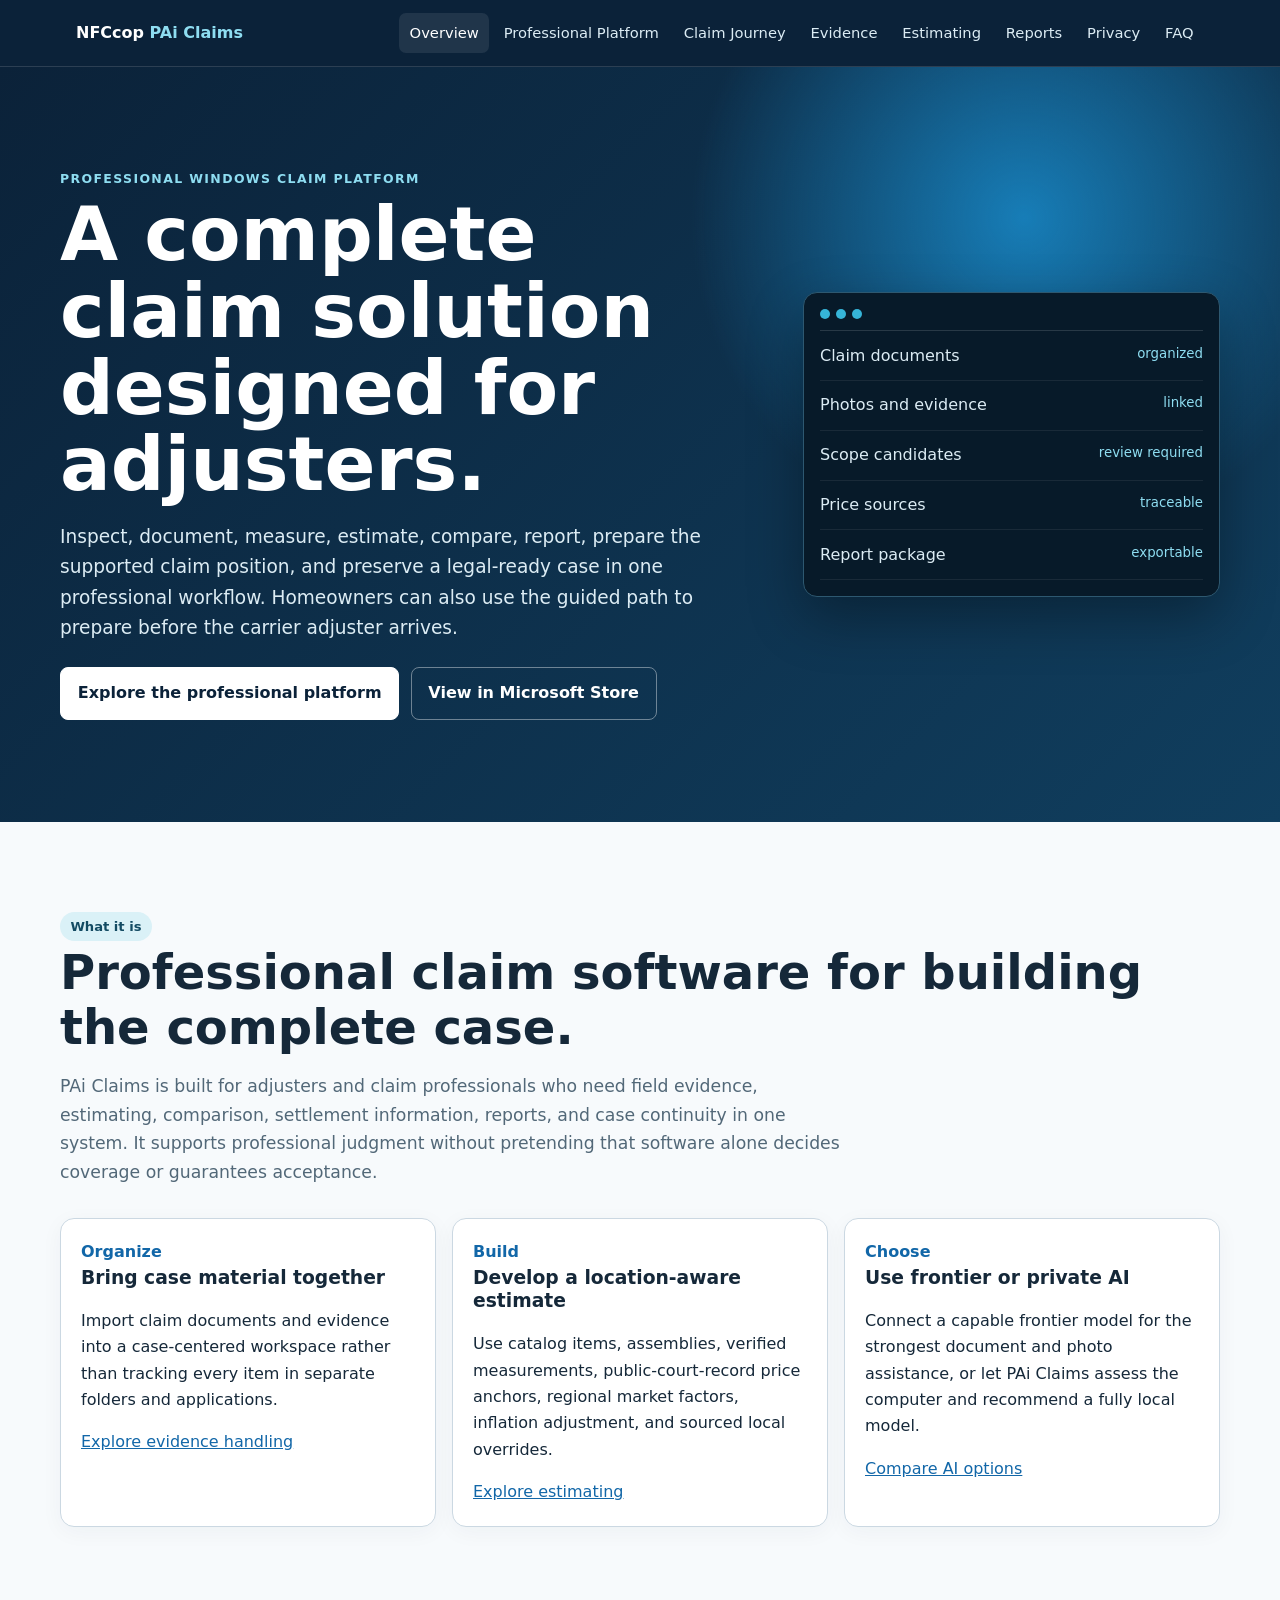
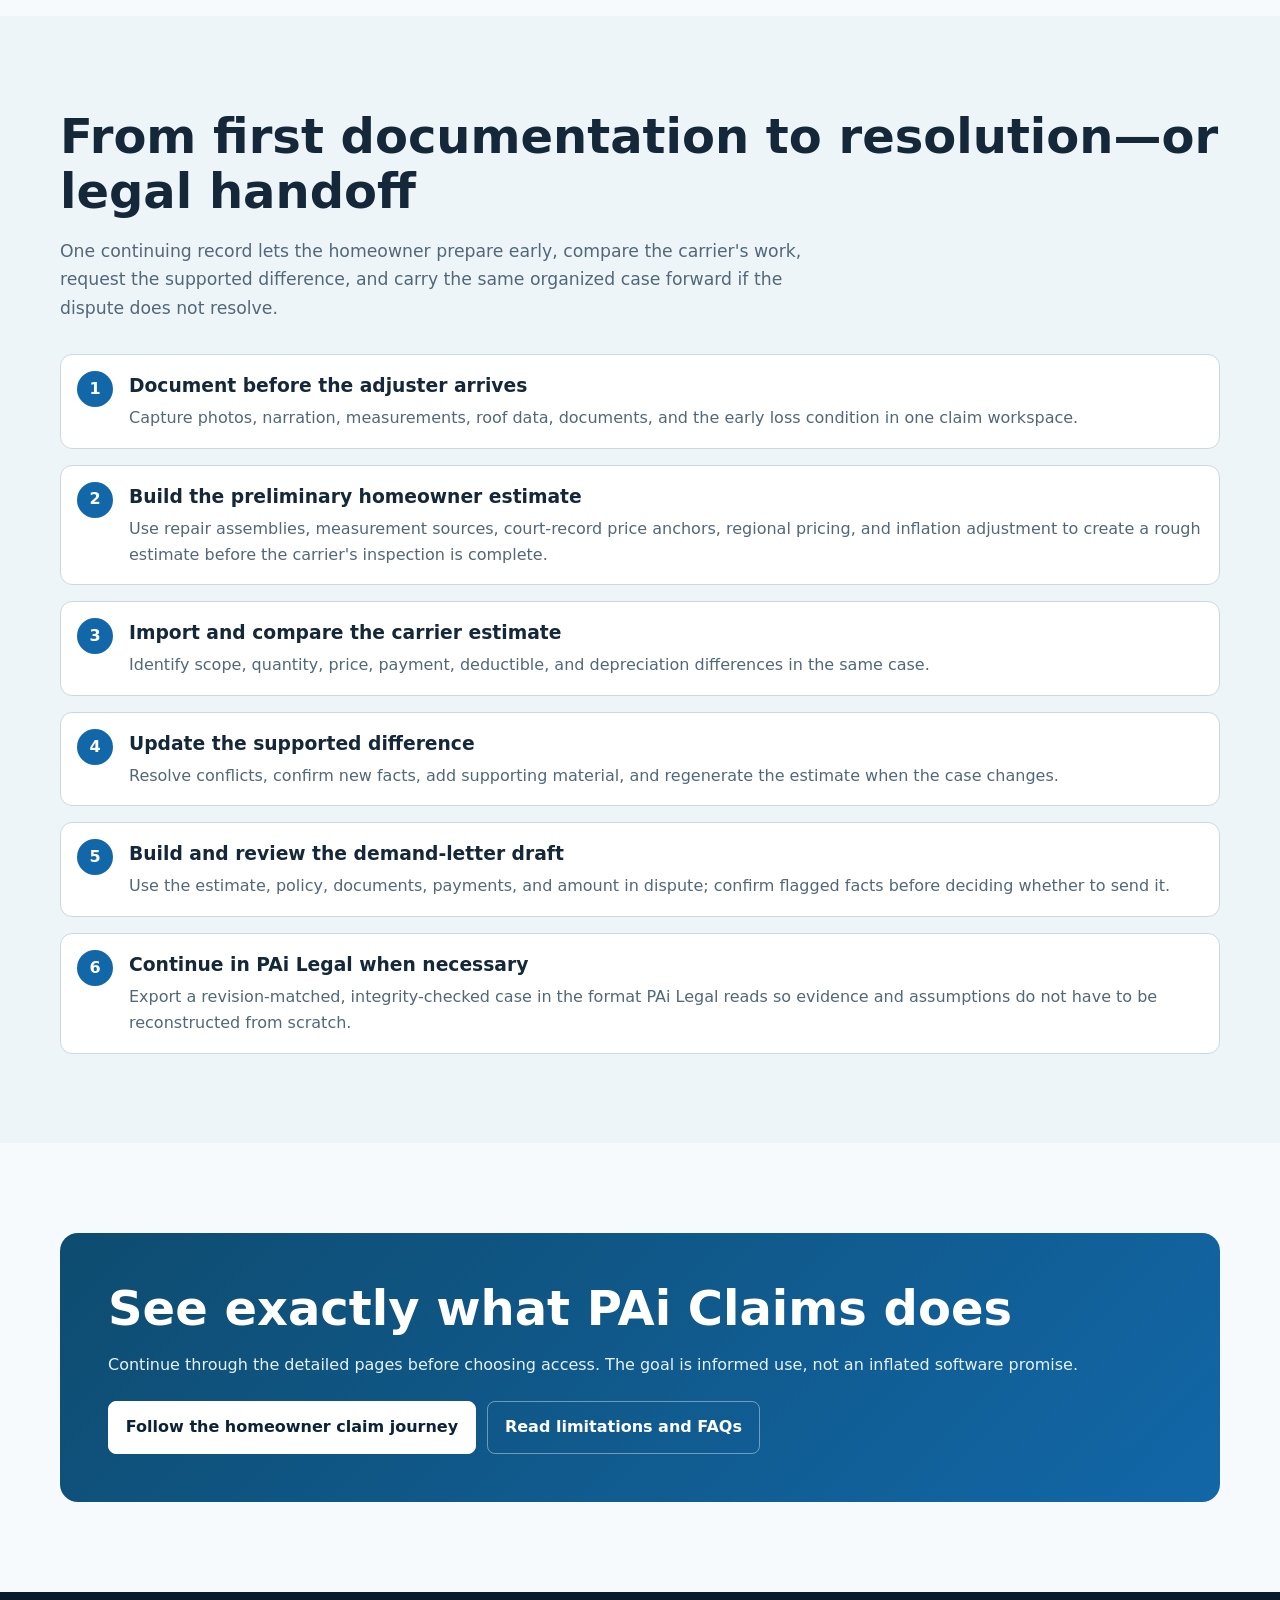
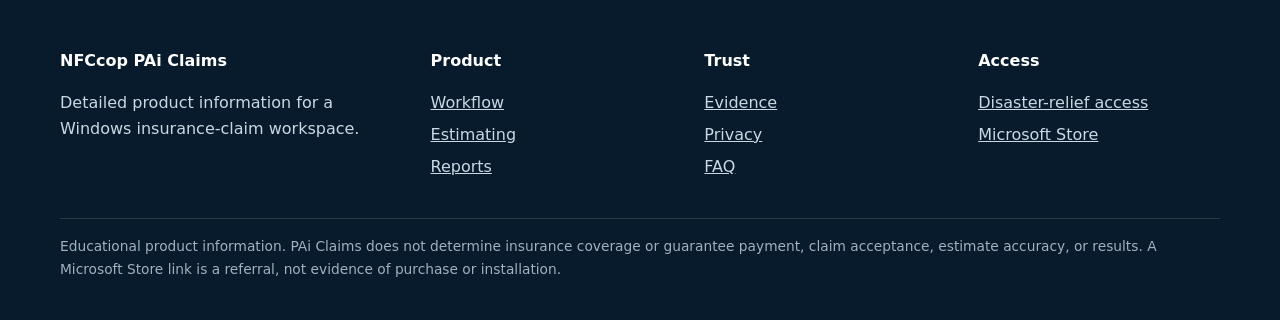
<file: index.html>
<!doctype html>
<html lang="en">
  <head>
    <meta charset="utf-8" />
    <meta name="viewport" content="width=device-width,initial-scale=1" />
    <meta
      name="description"
      content="PAi Claims is a Windows insurance-claim workspace for organizing evidence, building provisional repair estimates, reviewing assumptions, and producing traceable reports."
    />
    <title>PAi Claims | Detailed Product Overview | NFCcop</title>
    <link rel="stylesheet" href="assets/site.css" />
  </head>
  <body>
    <a class="skip" href="#main">Skip to content</a>
    <header class="site-header">
      <nav class="nav" aria-label="Main navigation">
        <a class="brand" href="index.html">NFCcop <span>PAi Claims</span></a
        ><button class="menu" aria-expanded="false">Menu</button>
        <div class="navlinks">
          <a aria-current="page" href="index.html">Overview</a
          ><a href="professional-solution.html">Professional Platform</a
          ><a href="claim-journey.html">Claim Journey</a
          ><a href="evidence.html">Evidence</a
          ><a href="estimating.html">Estimating</a
          ><a href="reports.html">Reports</a><a href="privacy.html">Privacy</a
          ><a href="faq.html">FAQ</a>
        </div>
      </nav>
    </header>
    <main id="main">
      <section class="hero">
        <div class="wrap hero-grid">
          <div>
            <div class="eyebrow">Professional Windows claim platform</div>
            <h1>A complete claim solution designed for adjusters.</h1>
            <p>
              Inspect, document, measure, estimate, compare, report, prepare the
              supported claim position, and preserve a legal-ready case in one
              professional workflow. Homeowners can also use the guided path to
              prepare before the carrier adjuster arrives.
            </p>
            <div class="actions">
              <a class="button light" href="professional-solution.html"
                >Explore the professional platform</a
              ><a
                class="button ghost"
                href="https://apps.microsoft.com/detail/9P255VXPD5B4"
                >View in Microsoft Store</a
              >
            </div>
          </div>
          <div class="mock" aria-label="Illustrative product workflow">
            <div class="mock-top">
              <i class="dot"></i><i class="dot"></i><i class="dot"></i>
            </div>
            <div class="mock-row">
              <span>Claim documents</span><small>organized</small>
            </div>
            <div class="mock-row">
              <span>Photos and evidence</span><small>linked</small>
            </div>
            <div class="mock-row">
              <span>Scope candidates</span><small>review required</small>
            </div>
            <div class="mock-row">
              <span>Price sources</span><small>traceable</small>
            </div>
            <div class="mock-row">
              <span>Report package</span><small>exportable</small>
            </div>
          </div>
        </div>
      </section>
      <section class="section">
        <div class="wrap">
          <span class="tag">What it is</span>
          <h2>Professional claim software for building the complete case.</h2>
          <p class="intro">
            PAi Claims is built for adjusters and claim professionals who need
            field evidence, estimating, comparison, settlement information,
            reports, and case continuity in one system. It supports professional
            judgment without pretending that software alone decides coverage or
            guarantees acceptance.
          </p>
          <div class="grid">
            <article class="card">
              <div class="kicker">Organize</div>
              <h3>Bring case material together</h3>
              <p>
                Import claim documents and evidence into a case-centered
                workspace rather than tracking every item in separate folders
                and applications.
              </p>
              <a href="evidence.html">Explore evidence handling</a>
            </article>
            <article class="card">
              <div class="kicker">Build</div>
              <h3>Develop a location-aware estimate</h3>
              <p>
                Use catalog items, assemblies, verified measurements,
                public-court-record price anchors, regional market factors,
                inflation adjustment, and sourced local overrides.
              </p>
              <a href="estimating.html">Explore estimating</a>
            </article>
            <article class="card">
              <div class="kicker">Choose</div>
              <h3>Use frontier or private AI</h3>
              <p>
                Connect a capable frontier model for the strongest document and
                photo assistance, or let PAi Claims assess the computer and
                recommend a fully local model.
              </p>
              <a href="ai-options.html">Compare AI options</a>
            </article>
          </div>
        </div>
      </section>
      <section class="section alt">
        <div class="wrap">
          <h2>From first documentation to resolution—or legal handoff</h2>
          <p class="intro">
            One continuing record lets the homeowner prepare early, compare the
            carrier's work, request the supported difference, and carry the same
            organized case forward if the dispute does not resolve.
          </p>
          <div class="timeline">
            <div class="step">
              <span class="number">1</span>
              <div>
                <h3>Document before the adjuster arrives</h3>
                <p>
                  Capture photos, narration, measurements, roof data, documents,
                  and the early loss condition in one claim workspace.
                </p>
              </div>
            </div>
            <div class="step">
              <span class="number">2</span>
              <div>
                <h3>Build the preliminary homeowner estimate</h3>
                <p>
                  Use repair assemblies, measurement sources, court-record price
                  anchors, regional pricing, and inflation adjustment to create
                  a rough estimate before the carrier's inspection is complete.
                </p>
              </div>
            </div>
            <div class="step">
              <span class="number">3</span>
              <div>
                <h3>Import and compare the carrier estimate</h3>
                <p>
                  Identify scope, quantity, price, payment, deductible, and
                  depreciation differences in the same case.
                </p>
              </div>
            </div>
            <div class="step">
              <span class="number">4</span>
              <div>
                <h3>Update the supported difference</h3>
                <p>
                  Resolve conflicts, confirm new facts, add supporting material,
                  and regenerate the estimate when the case changes.
                </p>
              </div>
            </div>
            <div class="step">
              <span class="number">5</span>
              <div>
                <h3>Build and review the demand-letter draft</h3>
                <p>
                  Use the estimate, policy, documents, payments, and amount in
                  dispute; confirm flagged facts before deciding whether to send
                  it.
                </p>
              </div>
            </div>
            <div class="step">
              <span class="number">6</span>
              <div>
                <h3>Continue in PAi Legal when necessary</h3>
                <p>
                  Export a revision-matched, integrity-checked case in the
                  format PAi Legal reads so evidence and assumptions do not have
                  to be reconstructed from scratch.
                </p>
              </div>
            </div>
          </div>
        </div>
      </section>
      <section class="section">
        <div class="wrap">
          <div class="cta">
            <h2>See exactly what PAi Claims does</h2>
            <p>
              Continue through the detailed pages before choosing access. The
              goal is informed use, not an inflated software promise.
            </p>
            <div class="actions">
              <a class="button light" href="claim-journey.html"
                >Follow the homeowner claim journey</a
              ><a class="button ghost" href="faq.html"
                >Read limitations and FAQs</a
              >
            </div>
          </div>
        </div>
      </section>
    </main>
    <footer class="site-footer">
      <div class="wrap footer-grid">
        <div>
          <h3>NFCcop PAi Claims</h3>
          <p>
            Detailed product information for a Windows insurance-claim
            workspace.
          </p>
        </div>
        <div>
          <h3>Product</h3>
          <a href="workflow.html">Workflow</a
          ><a href="estimating.html">Estimating</a
          ><a href="reports.html">Reports</a>
        </div>
        <div>
          <h3>Trust</h3>
          <a href="evidence.html">Evidence</a><a href="privacy.html">Privacy</a
          ><a href="faq.html">FAQ</a>
        </div>
        <div>
          <h3>Access</h3>
          <a href="disaster-relief.html">Disaster-relief access</a
          ><a href="https://apps.microsoft.com/detail/9P255VXPD5B4"
            >Microsoft Store</a
          >
        </div>
      </div>
      <div class="wrap fine">
        Educational product information. PAi Claims does not determine insurance
        coverage or guarantee payment, claim acceptance, estimate accuracy, or
        results. A Microsoft Store link is a referral, not evidence of purchase
        or installation.
      </div>
    </footer>
    <script src="assets/site.js"></script>
  </body>
</html>
</file>
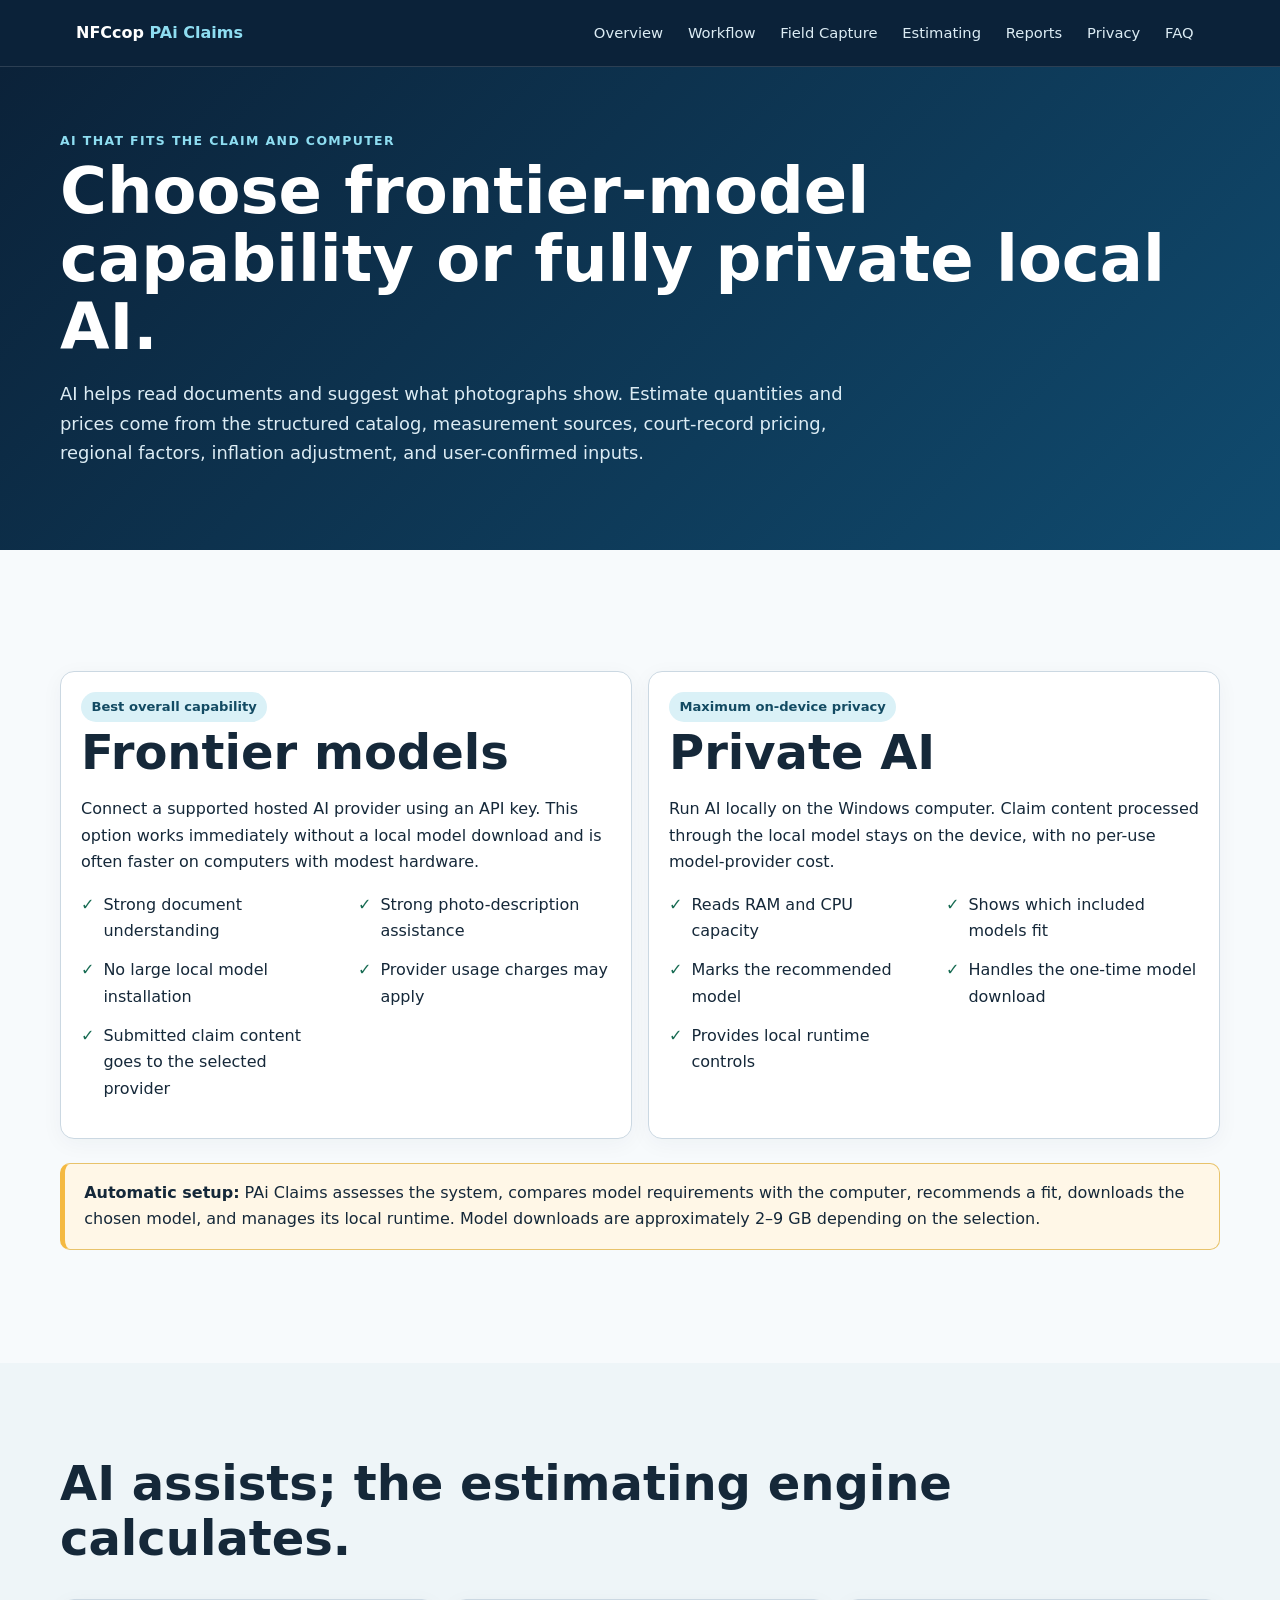
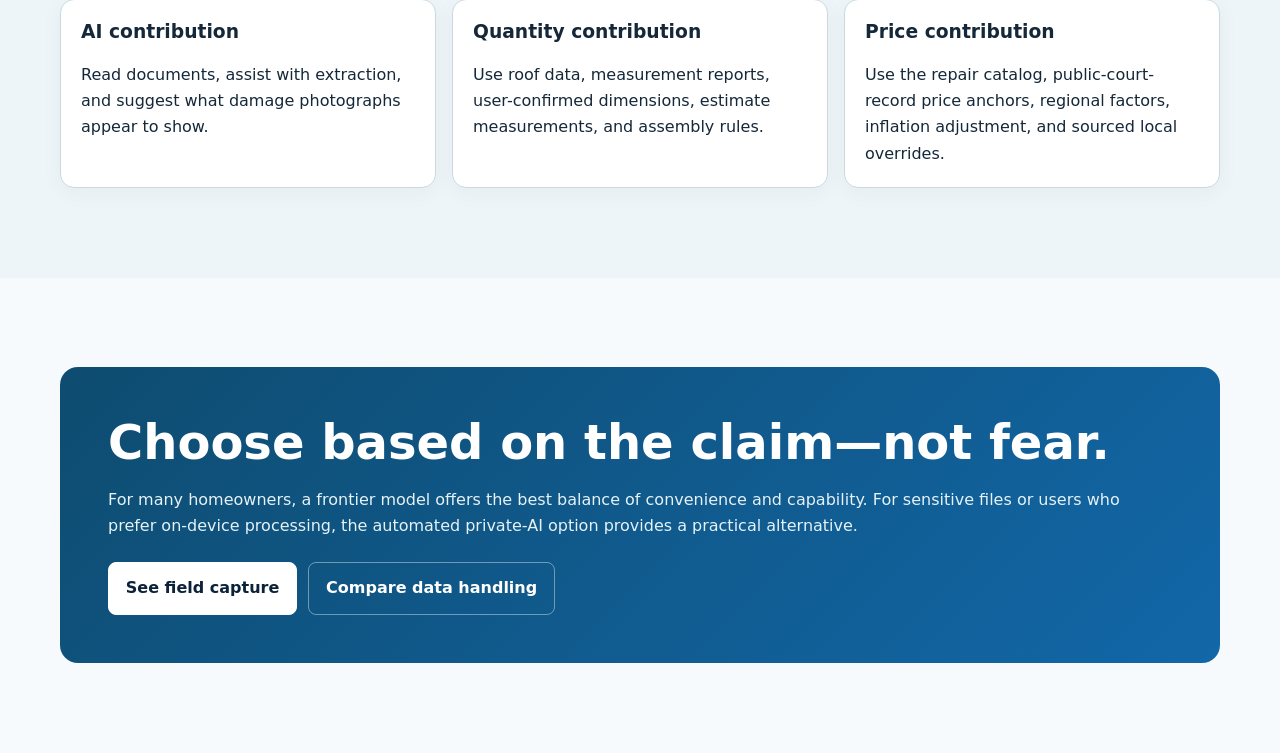
<file: ai-options.html>
<!doctype html>
<html lang="en">
  <head>
    <meta charset="utf-8" />
    <meta name="viewport" content="width=device-width,initial-scale=1" />
    <title>Frontier and Private AI Options | PAi Claims | NFCcop</title>
    <link rel="stylesheet" href="assets/site.css" />
  </head>
  <body>
    <header class="site-header">
      <nav class="nav">
        <a class="brand" href="index.html">NFCcop <span>PAi Claims</span></a
        ><button class="menu" aria-expanded="false">Menu</button>
        <div class="navlinks">
          <a href="index.html">Overview</a><a href="workflow.html">Workflow</a
          ><a href="field-capture.html">Field Capture</a
          ><a href="estimating.html">Estimating</a
          ><a href="reports.html">Reports</a><a href="privacy.html">Privacy</a
          ><a href="faq.html">FAQ</a>
        </div>
      </nav>
    </header>
    <main>
      <section class="page-hero">
        <div class="wrap">
          <div class="eyebrow">AI that fits the claim and computer</div>
          <h1>Choose frontier-model capability or fully private local AI.</h1>
          <p>
            AI helps read documents and suggest what photographs show. Estimate
            quantities and prices come from the structured catalog, measurement
            sources, court-record pricing, regional factors, inflation
            adjustment, and user-confirmed inputs.
          </p>
        </div>
      </section>
      <section class="section">
        <div class="wrap">
          <div class="grid two">
            <article class="card">
              <span class="tag">Best overall capability</span>
              <h2>Frontier models</h2>
              <p>
                Connect a supported hosted AI provider using an API key. This
                option works immediately without a local model download and is
                often faster on computers with modest hardware.
              </p>
              <ul class="detail-list">
                <li>Strong document understanding</li>
                <li>Strong photo-description assistance</li>
                <li>No large local model installation</li>
                <li>Provider usage charges may apply</li>
                <li>Submitted claim content goes to the selected provider</li>
              </ul>
            </article>
            <article class="card">
              <span class="tag">Maximum on-device privacy</span>
              <h2>Private AI</h2>
              <p>
                Run AI locally on the Windows computer. Claim content processed
                through the local model stays on the device, with no per-use
                model-provider cost.
              </p>
              <ul class="detail-list">
                <li>Reads RAM and CPU capacity</li>
                <li>Shows which included models fit</li>
                <li>Marks the recommended model</li>
                <li>Handles the one-time model download</li>
                <li>Provides local runtime controls</li>
              </ul>
            </article>
          </div>
          <div class="callout">
            <strong>Automatic setup:</strong> PAi Claims assesses the system,
            compares model requirements with the computer, recommends a fit,
            downloads the chosen model, and manages its local runtime. Model
            downloads are approximately 2–9 GB depending on the selection.
          </div>
        </div>
      </section>
      <section class="section alt">
        <div class="wrap">
          <h2>AI assists; the estimating engine calculates.</h2>
          <div class="grid">
            <article class="card">
              <h3>AI contribution</h3>
              <p>
                Read documents, assist with extraction, and suggest what damage
                photographs appear to show.
              </p>
            </article>
            <article class="card">
              <h3>Quantity contribution</h3>
              <p>
                Use roof data, measurement reports, user-confirmed dimensions,
                estimate measurements, and assembly rules.
              </p>
            </article>
            <article class="card">
              <h3>Price contribution</h3>
              <p>
                Use the repair catalog, public-court-record price anchors,
                regional factors, inflation adjustment, and sourced local
                overrides.
              </p>
            </article>
          </div>
        </div>
      </section>
      <section class="section">
        <div class="wrap">
          <div class="cta">
            <h2>Choose based on the claim—not fear.</h2>
            <p>
              For many homeowners, a frontier model offers the best balance of
              convenience and capability. For sensitive files or users who
              prefer on-device processing, the automated private-AI option
              provides a practical alternative.
            </p>
            <div class="actions">
              <a class="button light" href="field-capture.html"
                >See field capture</a
              ><a class="button ghost" href="privacy.html"
                >Compare data handling</a
              >
            </div>
          </div>
        </div>
      </section>
    </main>
    <script src="assets/site.js"></script>
  </body>
</html>
</file>
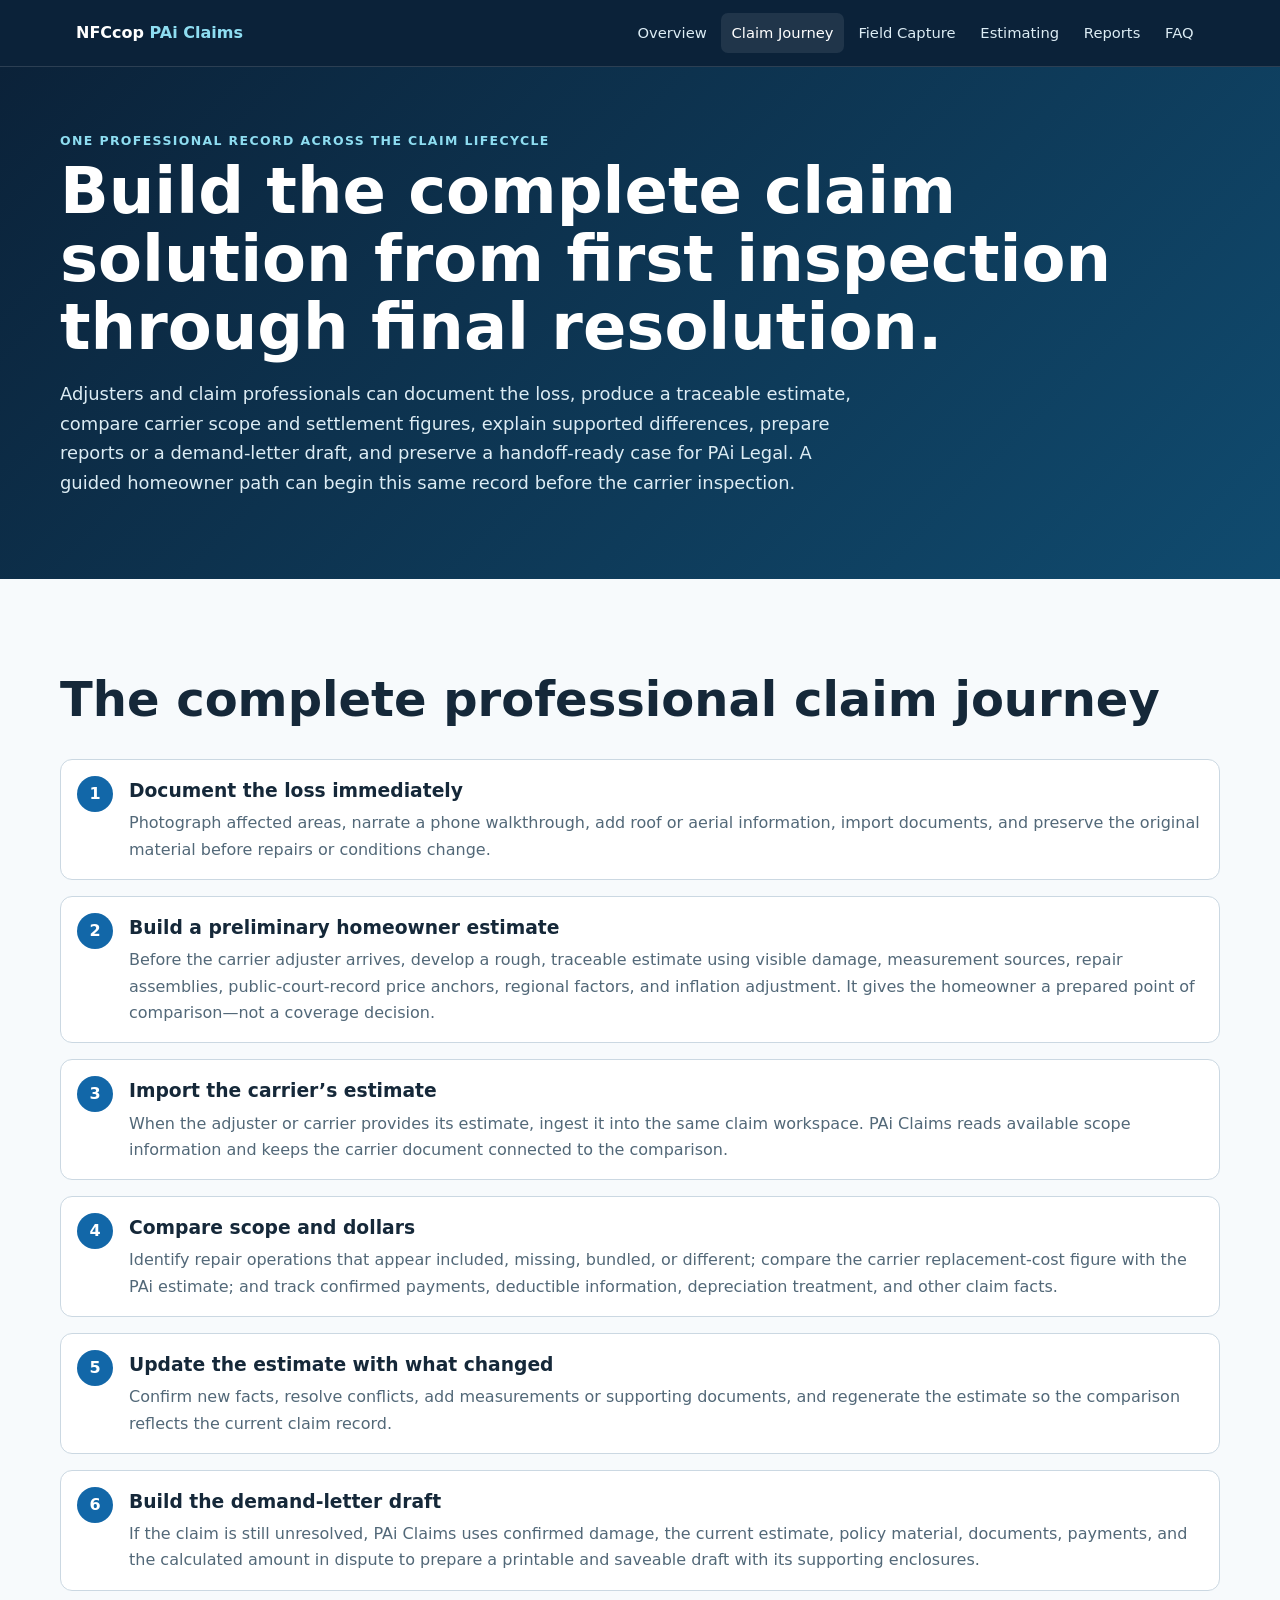
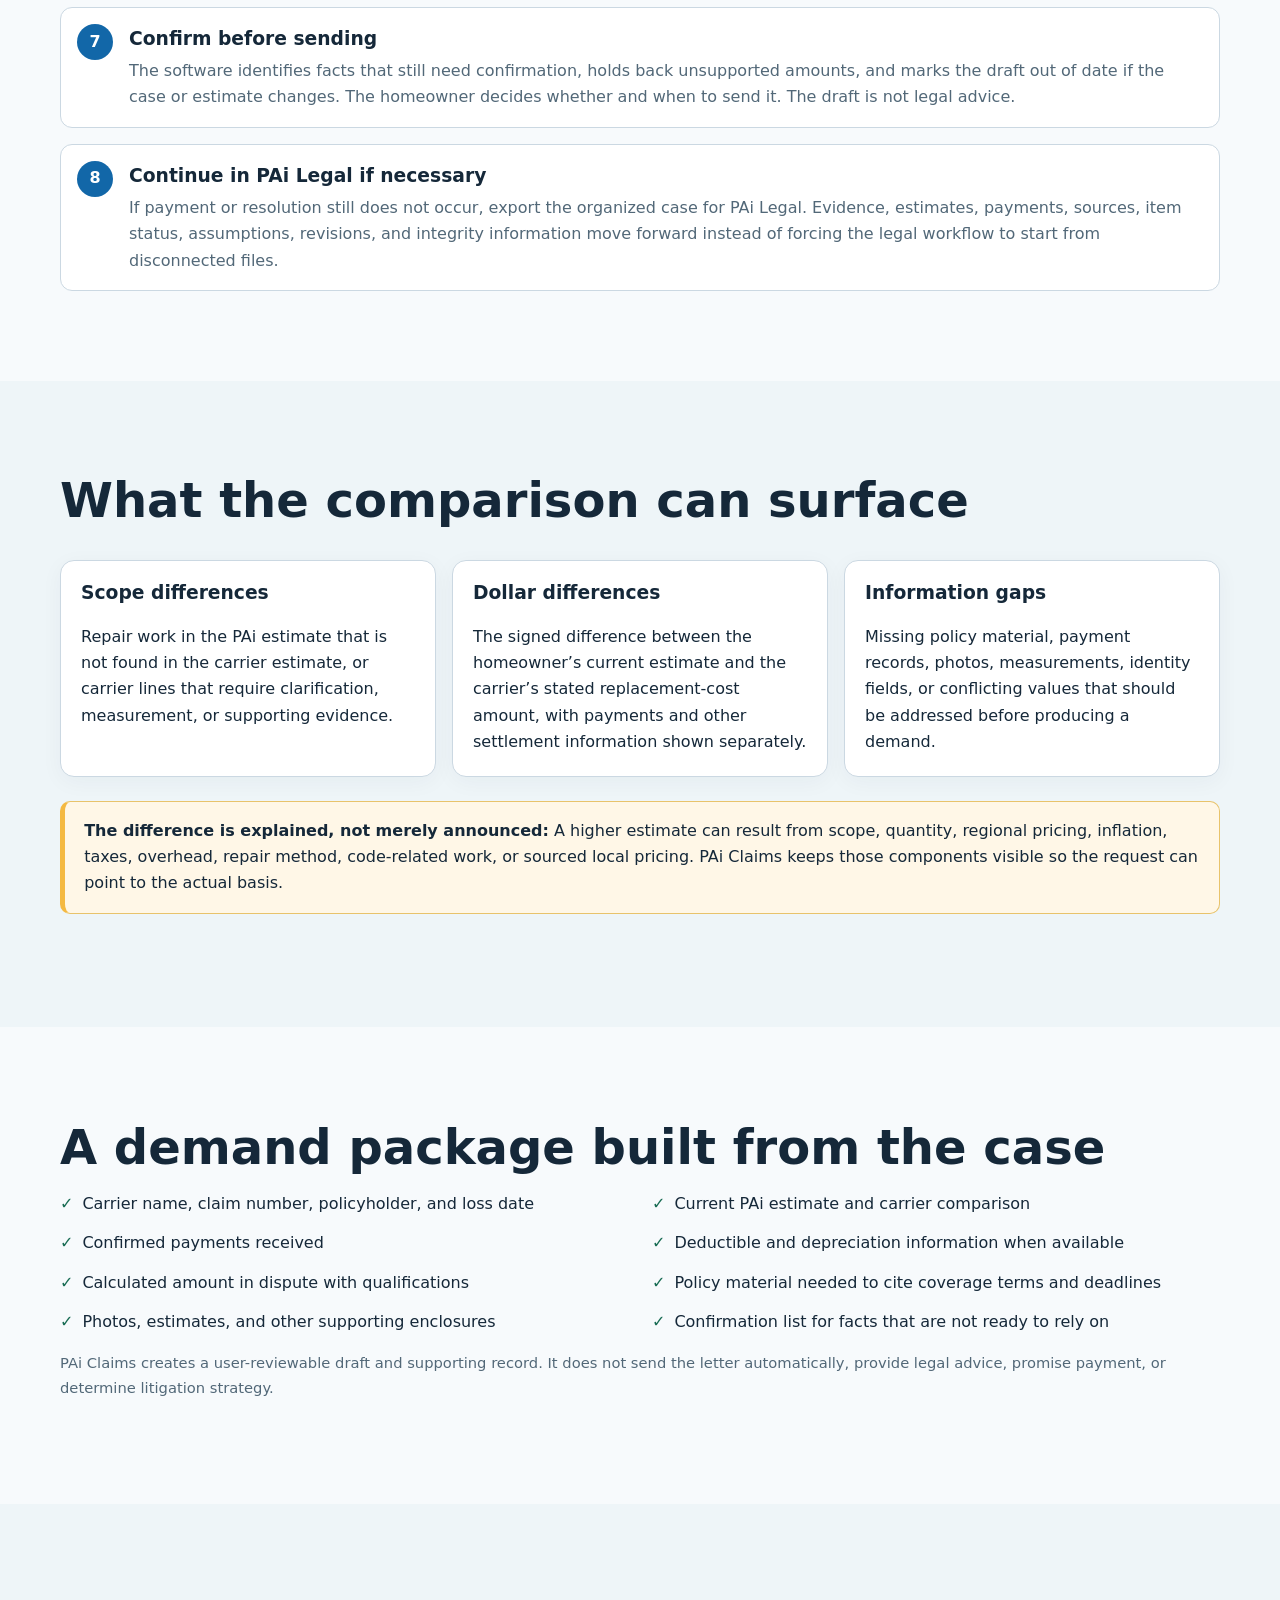
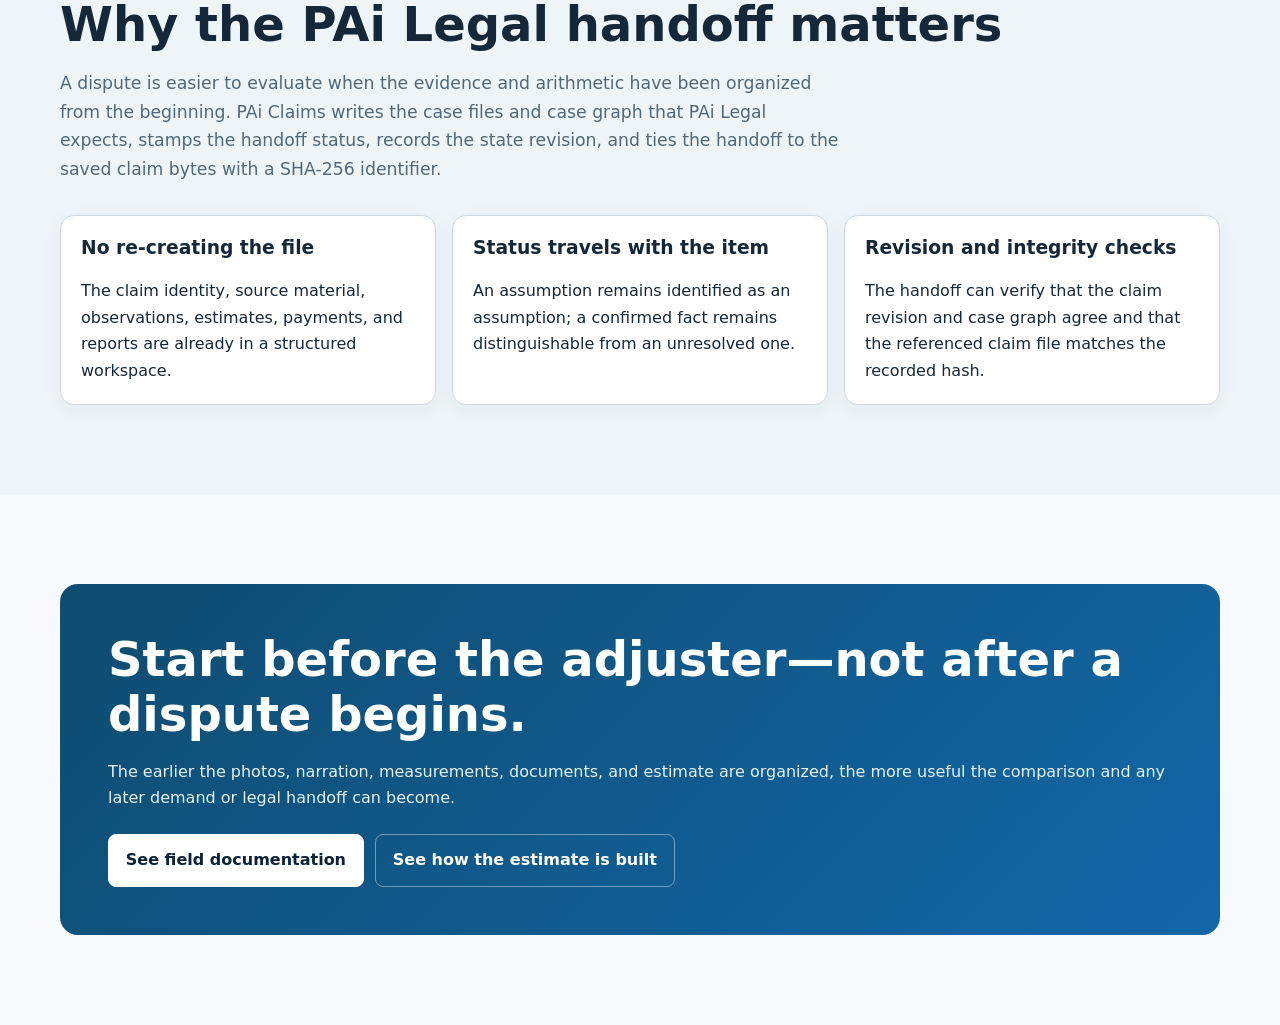
<file: claim-journey.html>
<!doctype html>
<html lang="en">
  <head>
    <meta charset="utf-8" />
    <meta name="viewport" content="width=device-width,initial-scale=1" />
    <title>From First Estimate to PAi Legal | PAi Claims | NFCcop</title>
    <link rel="stylesheet" href="assets/site.css" />
  </head>
  <body>
    <header class="site-header">
      <nav class="nav">
        <a class="brand" href="index.html">NFCcop <span>PAi Claims</span></a
        ><button class="menu" aria-expanded="false">Menu</button>
        <div class="navlinks">
          <a href="index.html">Overview</a
          ><a aria-current="page" href="claim-journey.html">Claim Journey</a
          ><a href="field-capture.html">Field Capture</a
          ><a href="estimating.html">Estimating</a
          ><a href="reports.html">Reports</a><a href="faq.html">FAQ</a>
        </div>
      </nav>
    </header>
    <main>
      <section class="page-hero">
        <div class="wrap">
          <div class="eyebrow">
            One professional record across the claim lifecycle
          </div>
          <h1>
            Build the complete claim solution from first inspection through
            final resolution.
          </h1>
          <p>
            Adjusters and claim professionals can document the loss, produce a
            traceable estimate, compare carrier scope and settlement figures,
            explain supported differences, prepare reports or a demand-letter
            draft, and preserve a handoff-ready case for PAi Legal. A guided
            homeowner path can begin this same record before the carrier
            inspection.
          </p>
        </div>
      </section>
      <section class="section">
        <div class="wrap">
          <h2>The complete professional claim journey</h2>
          <div class="timeline">
            <div class="step">
              <span class="number">1</span>
              <div>
                <h3>Document the loss immediately</h3>
                <p>
                  Photograph affected areas, narrate a phone walkthrough, add
                  roof or aerial information, import documents, and preserve the
                  original material before repairs or conditions change.
                </p>
              </div>
            </div>
            <div class="step">
              <span class="number">2</span>
              <div>
                <h3>Build a preliminary homeowner estimate</h3>
                <p>
                  Before the carrier adjuster arrives, develop a rough,
                  traceable estimate using visible damage, measurement sources,
                  repair assemblies, public-court-record price anchors, regional
                  factors, and inflation adjustment. It gives the homeowner a
                  prepared point of comparison—not a coverage decision.
                </p>
              </div>
            </div>
            <div class="step">
              <span class="number">3</span>
              <div>
                <h3>Import the carrier’s estimate</h3>
                <p>
                  When the adjuster or carrier provides its estimate, ingest it
                  into the same claim workspace. PAi Claims reads available
                  scope information and keeps the carrier document connected to
                  the comparison.
                </p>
              </div>
            </div>
            <div class="step">
              <span class="number">4</span>
              <div>
                <h3>Compare scope and dollars</h3>
                <p>
                  Identify repair operations that appear included, missing,
                  bundled, or different; compare the carrier replacement-cost
                  figure with the PAi estimate; and track confirmed payments,
                  deductible information, depreciation treatment, and other
                  claim facts.
                </p>
              </div>
            </div>
            <div class="step">
              <span class="number">5</span>
              <div>
                <h3>Update the estimate with what changed</h3>
                <p>
                  Confirm new facts, resolve conflicts, add measurements or
                  supporting documents, and regenerate the estimate so the
                  comparison reflects the current claim record.
                </p>
              </div>
            </div>
            <div class="step">
              <span class="number">6</span>
              <div>
                <h3>Build the demand-letter draft</h3>
                <p>
                  If the claim is still unresolved, PAi Claims uses confirmed
                  damage, the current estimate, policy material, documents,
                  payments, and the calculated amount in dispute to prepare a
                  printable and saveable draft with its supporting enclosures.
                </p>
              </div>
            </div>
            <div class="step">
              <span class="number">7</span>
              <div>
                <h3>Confirm before sending</h3>
                <p>
                  The software identifies facts that still need confirmation,
                  holds back unsupported amounts, and marks the draft out of
                  date if the case or estimate changes. The homeowner decides
                  whether and when to send it. The draft is not legal advice.
                </p>
              </div>
            </div>
            <div class="step">
              <span class="number">8</span>
              <div>
                <h3>Continue in PAi Legal if necessary</h3>
                <p>
                  If payment or resolution still does not occur, export the
                  organized case for PAi Legal. Evidence, estimates, payments,
                  sources, item status, assumptions, revisions, and integrity
                  information move forward instead of forcing the legal workflow
                  to start from disconnected files.
                </p>
              </div>
            </div>
          </div>
        </div>
      </section>
      <section class="section alt">
        <div class="wrap">
          <h2>What the comparison can surface</h2>
          <div class="grid">
            <article class="card">
              <h3>Scope differences</h3>
              <p>
                Repair work in the PAi estimate that is not found in the carrier
                estimate, or carrier lines that require clarification,
                measurement, or supporting evidence.
              </p>
            </article>
            <article class="card">
              <h3>Dollar differences</h3>
              <p>
                The signed difference between the homeowner’s current estimate
                and the carrier’s stated replacement-cost amount, with payments
                and other settlement information shown separately.
              </p>
            </article>
            <article class="card">
              <h3>Information gaps</h3>
              <p>
                Missing policy material, payment records, photos, measurements,
                identity fields, or conflicting values that should be addressed
                before producing a demand.
              </p>
            </article>
          </div>
          <div class="callout">
            <strong>The difference is explained, not merely announced:</strong>
            A higher estimate can result from scope, quantity, regional pricing,
            inflation, taxes, overhead, repair method, code-related work, or
            sourced local pricing. PAi Claims keeps those components visible so
            the request can point to the actual basis.
          </div>
        </div>
      </section>
      <section class="section">
        <div class="wrap">
          <h2>A demand package built from the case</h2>
          <ul class="detail-list">
            <li>Carrier name, claim number, policyholder, and loss date</li>
            <li>Current PAi estimate and carrier comparison</li>
            <li>Confirmed payments received</li>
            <li>Deductible and depreciation information when available</li>
            <li>Calculated amount in dispute with qualifications</li>
            <li>Policy material needed to cite coverage terms and deadlines</li>
            <li>Photos, estimates, and other supporting enclosures</li>
            <li>Confirmation list for facts that are not ready to rely on</li>
          </ul>
          <p class="legal">
            PAi Claims creates a user-reviewable draft and supporting record. It
            does not send the letter automatically, provide legal advice,
            promise payment, or determine litigation strategy.
          </p>
        </div>
      </section>
      <section class="section alt">
        <div class="wrap">
          <h2>Why the PAi Legal handoff matters</h2>
          <p class="intro">
            A dispute is easier to evaluate when the evidence and arithmetic
            have been organized from the beginning. PAi Claims writes the case
            files and case graph that PAi Legal expects, stamps the handoff
            status, records the state revision, and ties the handoff to the
            saved claim bytes with a SHA-256 identifier.
          </p>
          <div class="grid">
            <article class="card">
              <h3>No re-creating the file</h3>
              <p>
                The claim identity, source material, observations, estimates,
                payments, and reports are already in a structured workspace.
              </p>
            </article>
            <article class="card">
              <h3>Status travels with the item</h3>
              <p>
                An assumption remains identified as an assumption; a confirmed
                fact remains distinguishable from an unresolved one.
              </p>
            </article>
            <article class="card">
              <h3>Revision and integrity checks</h3>
              <p>
                The handoff can verify that the claim revision and case graph
                agree and that the referenced claim file matches the recorded
                hash.
              </p>
            </article>
          </div>
        </div>
      </section>
      <section class="section">
        <div class="wrap">
          <div class="cta">
            <h2>Start before the adjuster—not after a dispute begins.</h2>
            <p>
              The earlier the photos, narration, measurements, documents, and
              estimate are organized, the more useful the comparison and any
              later demand or legal handoff can become.
            </p>
            <div class="actions">
              <a class="button light" href="field-capture.html"
                >See field documentation</a
              ><a class="button ghost" href="estimating.html"
                >See how the estimate is built</a
              >
            </div>
          </div>
        </div>
      </section>
    </main>
    <script src="assets/site.js"></script>
  </body>
</html>
</file>
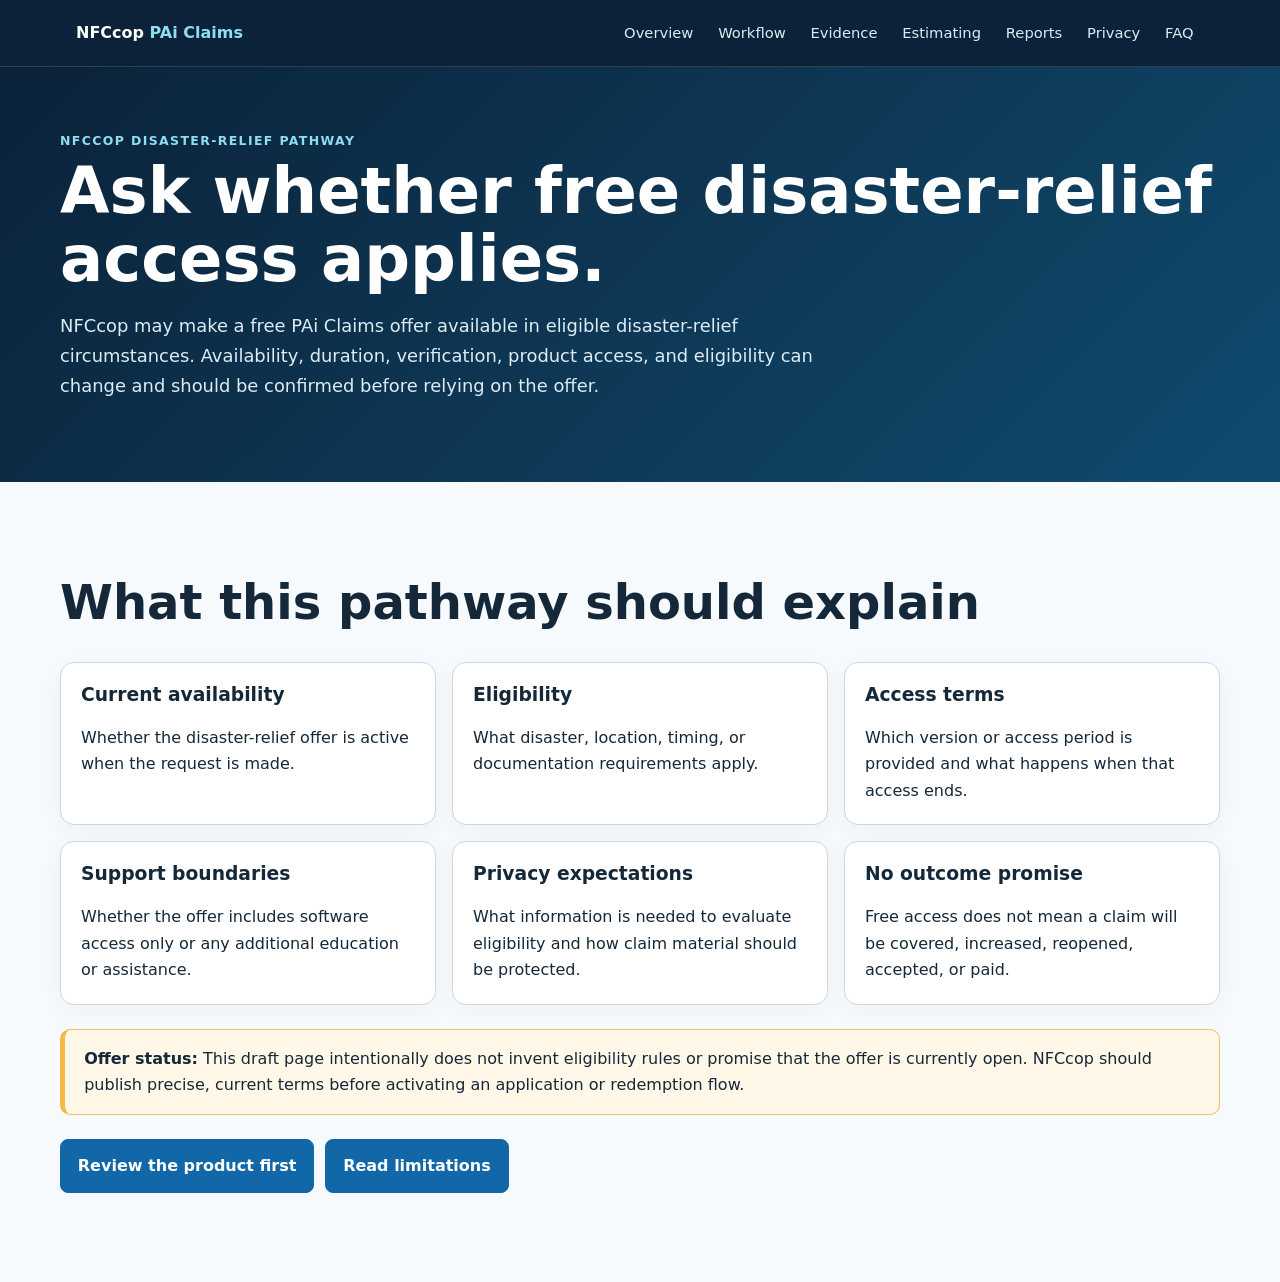
<file: disaster-relief.html>
<!doctype html>
<html lang="en">
  <head>
    <meta charset="utf-8" />
    <meta name="viewport" content="width=device-width,initial-scale=1" />
    <title>Disaster-Relief Access | PAi Claims | NFCcop</title>
    <link rel="stylesheet" href="assets/site.css" />
  </head>
  <body>
    <header class="site-header">
      <nav class="nav">
        <a class="brand" href="index.html">NFCcop <span>PAi Claims</span></a
        ><button class="menu" aria-expanded="false">Menu</button>
        <div class="navlinks">
          <a href="index.html">Overview</a><a href="workflow.html">Workflow</a
          ><a href="evidence.html">Evidence</a
          ><a href="estimating.html">Estimating</a
          ><a href="reports.html">Reports</a><a href="privacy.html">Privacy</a
          ><a href="faq.html">FAQ</a>
        </div>
      </nav>
    </header>
    <main>
      <section class="page-hero">
        <div class="wrap">
          <div class="eyebrow">NFCcop disaster-relief pathway</div>
          <h1>Ask whether free disaster-relief access applies.</h1>
          <p>
            NFCcop may make a free PAi Claims offer available in eligible
            disaster-relief circumstances. Availability, duration, verification,
            product access, and eligibility can change and should be confirmed
            before relying on the offer.
          </p>
        </div>
      </section>
      <section class="section">
        <div class="wrap">
          <h2>What this pathway should explain</h2>
          <div class="grid">
            <article class="card">
              <h3>Current availability</h3>
              <p>
                Whether the disaster-relief offer is active when the request is
                made.
              </p>
            </article>
            <article class="card">
              <h3>Eligibility</h3>
              <p>
                What disaster, location, timing, or documentation requirements
                apply.
              </p>
            </article>
            <article class="card">
              <h3>Access terms</h3>
              <p>
                Which version or access period is provided and what happens when
                that access ends.
              </p>
            </article>
            <article class="card">
              <h3>Support boundaries</h3>
              <p>
                Whether the offer includes software access only or any
                additional education or assistance.
              </p>
            </article>
            <article class="card">
              <h3>Privacy expectations</h3>
              <p>
                What information is needed to evaluate eligibility and how claim
                material should be protected.
              </p>
            </article>
            <article class="card">
              <h3>No outcome promise</h3>
              <p>
                Free access does not mean a claim will be covered, increased,
                reopened, accepted, or paid.
              </p>
            </article>
          </div>
          <div class="callout">
            <strong>Offer status:</strong> This draft page intentionally does
            not invent eligibility rules or promise that the offer is currently
            open. NFCcop should publish precise, current terms before activating
            an application or redemption flow.
          </div>
          <div class="actions">
            <a class="button" href="index.html">Review the product first</a
            ><a class="button" href="faq.html">Read limitations</a>
          </div>
        </div>
      </section>
    </main>
    <script src="assets/site.js"></script>
  </body>
</html>
</file>
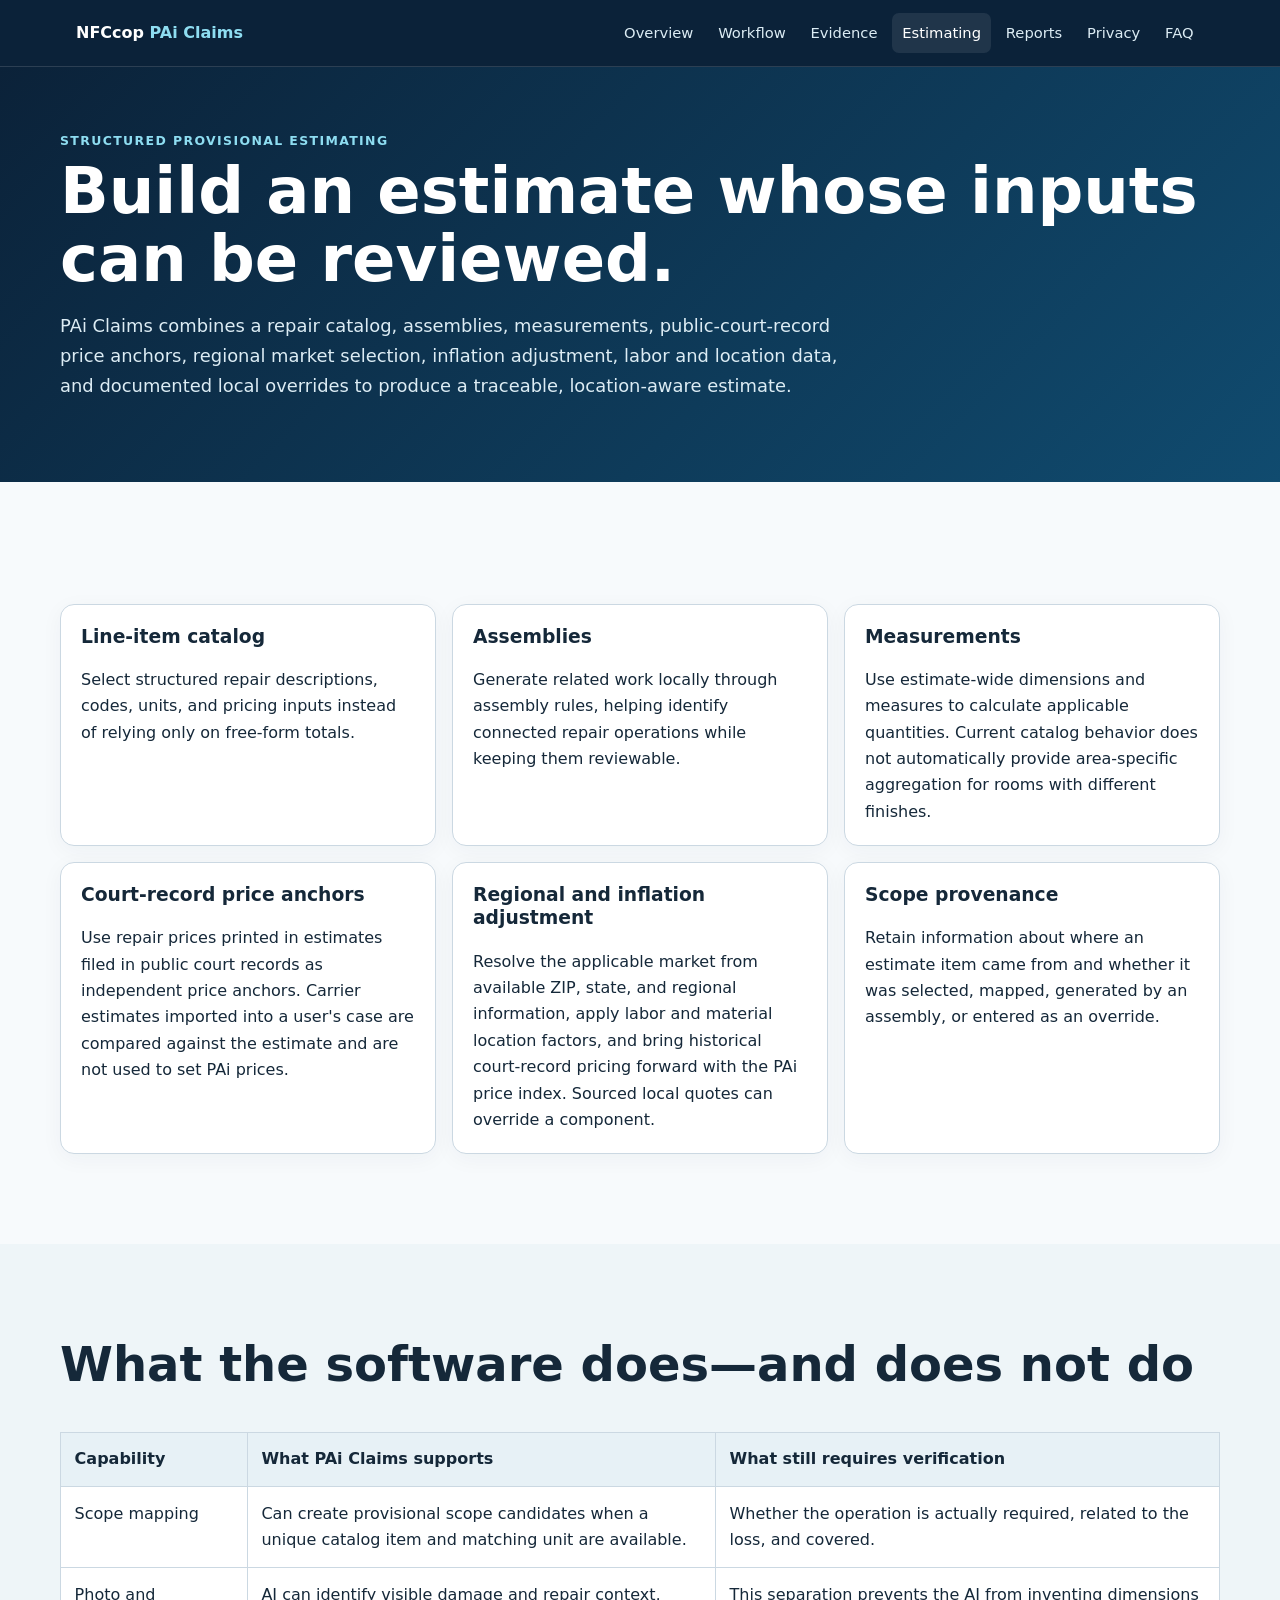
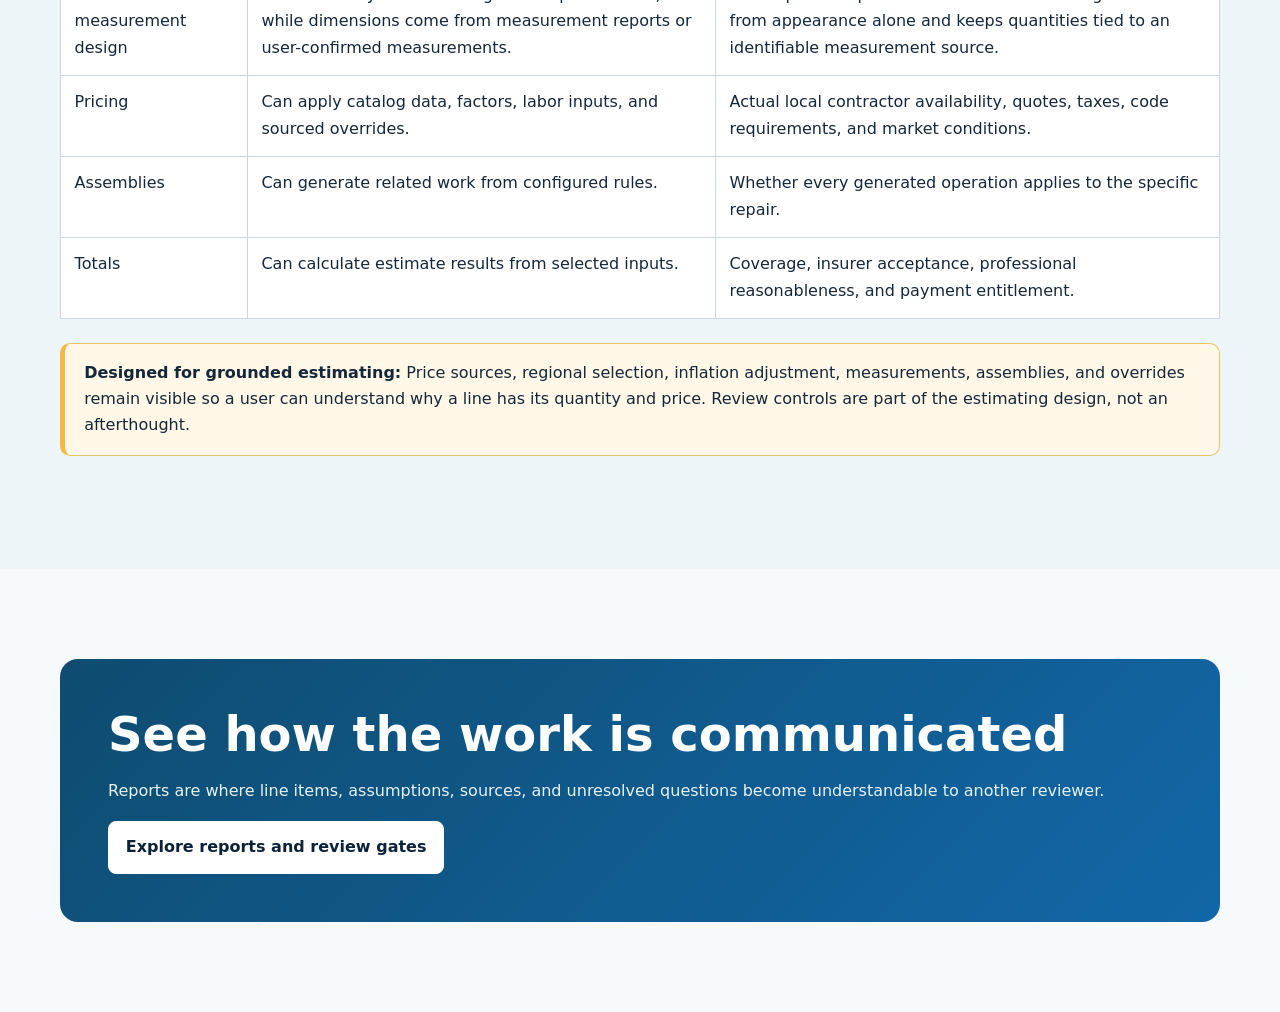
<file: estimating.html>
<!doctype html>
<html lang="en">
  <head>
    <meta charset="utf-8" />
    <meta name="viewport" content="width=device-width,initial-scale=1" />
    <title>Provisional Estimating | PAi Claims | NFCcop</title>
    <link rel="stylesheet" href="assets/site.css" />
  </head>
  <body>
    <header class="site-header">
      <nav class="nav">
        <a class="brand" href="index.html">NFCcop <span>PAi Claims</span></a
        ><button class="menu" aria-expanded="false">Menu</button>
        <div class="navlinks">
          <a href="index.html">Overview</a><a href="workflow.html">Workflow</a
          ><a href="evidence.html">Evidence</a
          ><a aria-current="page" href="estimating.html">Estimating</a
          ><a href="reports.html">Reports</a><a href="privacy.html">Privacy</a
          ><a href="faq.html">FAQ</a>
        </div>
      </nav>
    </header>
    <main>
      <section class="page-hero">
        <div class="wrap">
          <div class="eyebrow">Structured provisional estimating</div>
          <h1>Build an estimate whose inputs can be reviewed.</h1>
          <p>
            PAi Claims combines a repair catalog, assemblies, measurements,
            public-court-record price anchors, regional market selection,
            inflation adjustment, labor and location data, and documented local
            overrides to produce a traceable, location-aware estimate.
          </p>
        </div>
      </section>
      <section class="section">
        <div class="wrap">
          <div class="grid">
            <article class="card">
              <h3>Line-item catalog</h3>
              <p>
                Select structured repair descriptions, codes, units, and pricing
                inputs instead of relying only on free-form totals.
              </p>
            </article>
            <article class="card">
              <h3>Assemblies</h3>
              <p>
                Generate related work locally through assembly rules, helping
                identify connected repair operations while keeping them
                reviewable.
              </p>
            </article>
            <article class="card">
              <h3>Measurements</h3>
              <p>
                Use estimate-wide dimensions and measures to calculate
                applicable quantities. Current catalog behavior does not
                automatically provide area-specific aggregation for rooms with
                different finishes.
              </p>
            </article>
            <article class="card">
              <h3>Court-record price anchors</h3>
              <p>
                Use repair prices printed in estimates filed in public court
                records as independent price anchors. Carrier estimates imported
                into a user's case are compared against the estimate and are not
                used to set PAi prices.
              </p>
            </article>
            <article class="card">
              <h3>Regional and inflation adjustment</h3>
              <p>
                Resolve the applicable market from available ZIP, state, and
                regional information, apply labor and material location factors,
                and bring historical court-record pricing forward with the PAi
                price index. Sourced local quotes can override a component.
              </p>
            </article>
            <article class="card">
              <h3>Scope provenance</h3>
              <p>
                Retain information about where an estimate item came from and
                whether it was selected, mapped, generated by an assembly, or
                entered as an override.
              </p>
            </article>
          </div>
        </div>
      </section>
      <section class="section alt">
        <div class="wrap">
          <h2>What the software does—and does not do</h2>
          <div class="table-wrap">
            <table class="compare">
              <thead>
                <tr>
                  <th>Capability</th>
                  <th>What PAi Claims supports</th>
                  <th>What still requires verification</th>
                </tr>
              </thead>
              <tbody>
                <tr>
                  <td>Scope mapping</td>
                  <td>
                    Can create provisional scope candidates when a unique
                    catalog item and matching unit are available.
                  </td>
                  <td>
                    Whether the operation is actually required, related to the
                    loss, and covered.
                  </td>
                </tr>
                <tr>
                  <td>Photo and measurement design</td>
                  <td>
                    AI can identify visible damage and repair context, while
                    dimensions come from measurement reports or user-confirmed
                    measurements.
                  </td>
                  <td>
                    This separation prevents the AI from inventing dimensions
                    from appearance alone and keeps quantities tied to an
                    identifiable measurement source.
                  </td>
                </tr>
                <tr>
                  <td>Pricing</td>
                  <td>
                    Can apply catalog data, factors, labor inputs, and sourced
                    overrides.
                  </td>
                  <td>
                    Actual local contractor availability, quotes, taxes, code
                    requirements, and market conditions.
                  </td>
                </tr>
                <tr>
                  <td>Assemblies</td>
                  <td>Can generate related work from configured rules.</td>
                  <td>
                    Whether every generated operation applies to the specific
                    repair.
                  </td>
                </tr>
                <tr>
                  <td>Totals</td>
                  <td>Can calculate estimate results from selected inputs.</td>
                  <td>
                    Coverage, insurer acceptance, professional reasonableness,
                    and payment entitlement.
                  </td>
                </tr>
              </tbody>
            </table>
          </div>
          <div class="callout">
            <strong>Designed for grounded estimating:</strong> Price sources,
            regional selection, inflation adjustment, measurements, assemblies,
            and overrides remain visible so a user can understand why a line has
            its quantity and price. Review controls are part of the estimating
            design, not an afterthought.
          </div>
        </div>
      </section>
      <section class="section">
        <div class="wrap">
          <div class="cta">
            <h2>See how the work is communicated</h2>
            <p>
              Reports are where line items, assumptions, sources, and unresolved
              questions become understandable to another reviewer.
            </p>
            <a class="button light" href="reports.html"
              >Explore reports and review gates</a
            >
          </div>
        </div>
      </section>
    </main>
    <script src="assets/site.js"></script>
  </body>
</html>
</file>
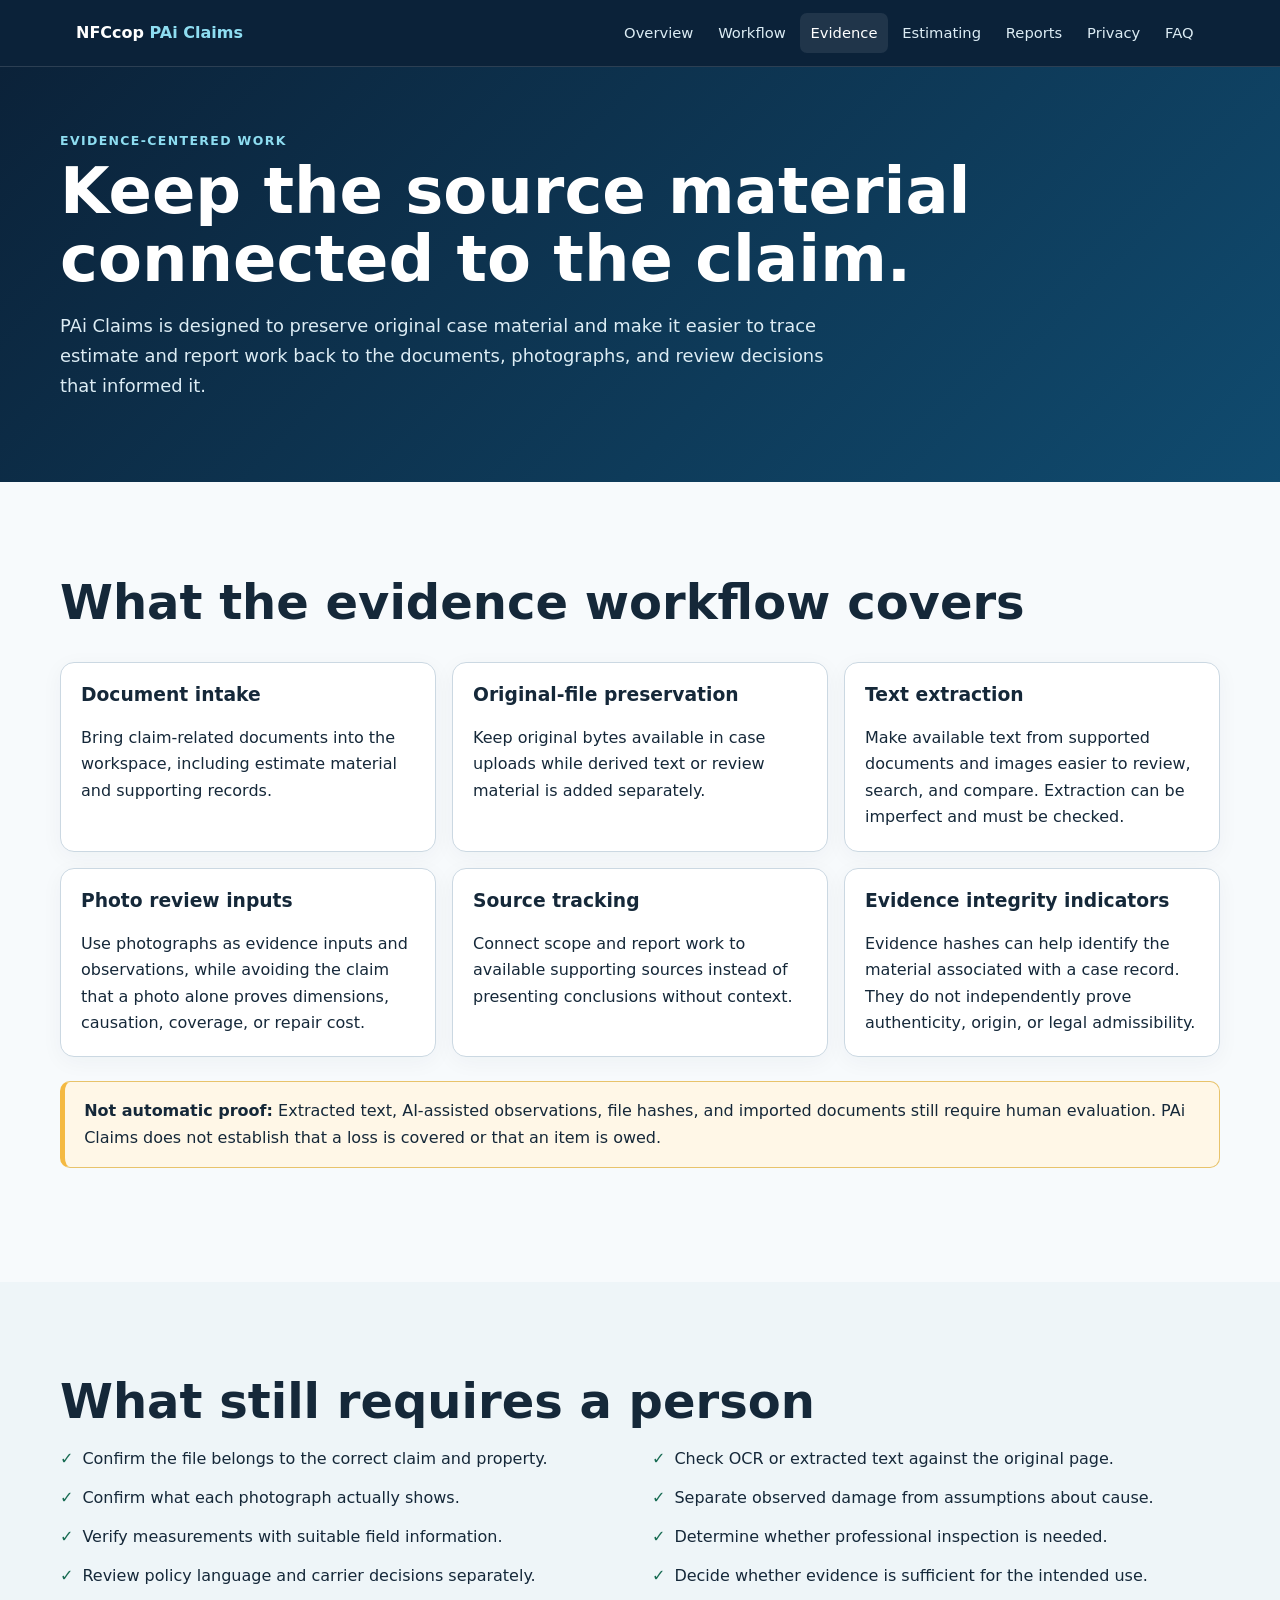
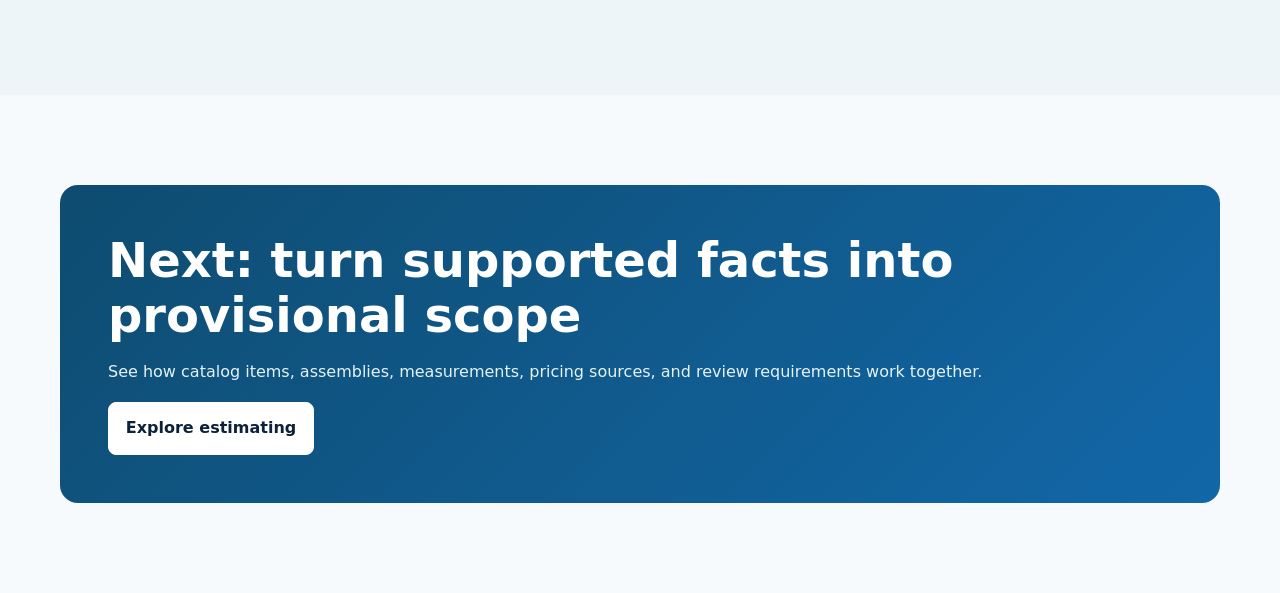
<file: evidence.html>
<!doctype html>
<html lang="en">
  <head>
    <meta charset="utf-8" />
    <meta name="viewport" content="width=device-width,initial-scale=1" />
    <title>Claim Evidence and Documents | PAi Claims | NFCcop</title>
    <link rel="stylesheet" href="assets/site.css" />
  </head>
  <body>
    <header class="site-header">
      <nav class="nav">
        <a class="brand" href="index.html">NFCcop <span>PAi Claims</span></a
        ><button class="menu" aria-expanded="false">Menu</button>
        <div class="navlinks">
          <a href="index.html">Overview</a><a href="workflow.html">Workflow</a
          ><a aria-current="page" href="evidence.html">Evidence</a
          ><a href="estimating.html">Estimating</a
          ><a href="reports.html">Reports</a><a href="privacy.html">Privacy</a
          ><a href="faq.html">FAQ</a>
        </div>
      </nav>
    </header>
    <main>
      <section class="page-hero">
        <div class="wrap">
          <div class="eyebrow">Evidence-centered work</div>
          <h1>Keep the source material connected to the claim.</h1>
          <p>
            PAi Claims is designed to preserve original case material and make
            it easier to trace estimate and report work back to the documents,
            photographs, and review decisions that informed it.
          </p>
        </div>
      </section>
      <section class="section">
        <div class="wrap">
          <h2>What the evidence workflow covers</h2>
          <div class="grid">
            <article class="card">
              <h3>Document intake</h3>
              <p>
                Bring claim-related documents into the workspace, including
                estimate material and supporting records.
              </p>
            </article>
            <article class="card">
              <h3>Original-file preservation</h3>
              <p>
                Keep original bytes available in case uploads while derived text
                or review material is added separately.
              </p>
            </article>
            <article class="card">
              <h3>Text extraction</h3>
              <p>
                Make available text from supported documents and images easier
                to review, search, and compare. Extraction can be imperfect and
                must be checked.
              </p>
            </article>
            <article class="card">
              <h3>Photo review inputs</h3>
              <p>
                Use photographs as evidence inputs and observations, while
                avoiding the claim that a photo alone proves dimensions,
                causation, coverage, or repair cost.
              </p>
            </article>
            <article class="card">
              <h3>Source tracking</h3>
              <p>
                Connect scope and report work to available supporting sources
                instead of presenting conclusions without context.
              </p>
            </article>
            <article class="card">
              <h3>Evidence integrity indicators</h3>
              <p>
                Evidence hashes can help identify the material associated with a
                case record. They do not independently prove authenticity,
                origin, or legal admissibility.
              </p>
            </article>
          </div>
          <div class="callout">
            <strong>Not automatic proof:</strong> Extracted text, AI-assisted
            observations, file hashes, and imported documents still require
            human evaluation. PAi Claims does not establish that a loss is
            covered or that an item is owed.
          </div>
        </div>
      </section>
      <section class="section alt">
        <div class="wrap">
          <h2>What still requires a person</h2>
          <ul class="detail-list">
            <li>Confirm the file belongs to the correct claim and property.</li>
            <li>Check OCR or extracted text against the original page.</li>
            <li>Confirm what each photograph actually shows.</li>
            <li>Separate observed damage from assumptions about cause.</li>
            <li>Verify measurements with suitable field information.</li>
            <li>Determine whether professional inspection is needed.</li>
            <li>Review policy language and carrier decisions separately.</li>
            <li>Decide whether evidence is sufficient for the intended use.</li>
          </ul>
        </div>
      </section>
      <section class="section">
        <div class="wrap">
          <div class="cta">
            <h2>Next: turn supported facts into provisional scope</h2>
            <p>
              See how catalog items, assemblies, measurements, pricing sources,
              and review requirements work together.
            </p>
            <a class="button light" href="estimating.html"
              >Explore estimating</a
            >
          </div>
        </div>
      </section>
    </main>
    <script src="assets/site.js"></script>
  </body>
</html>
</file>
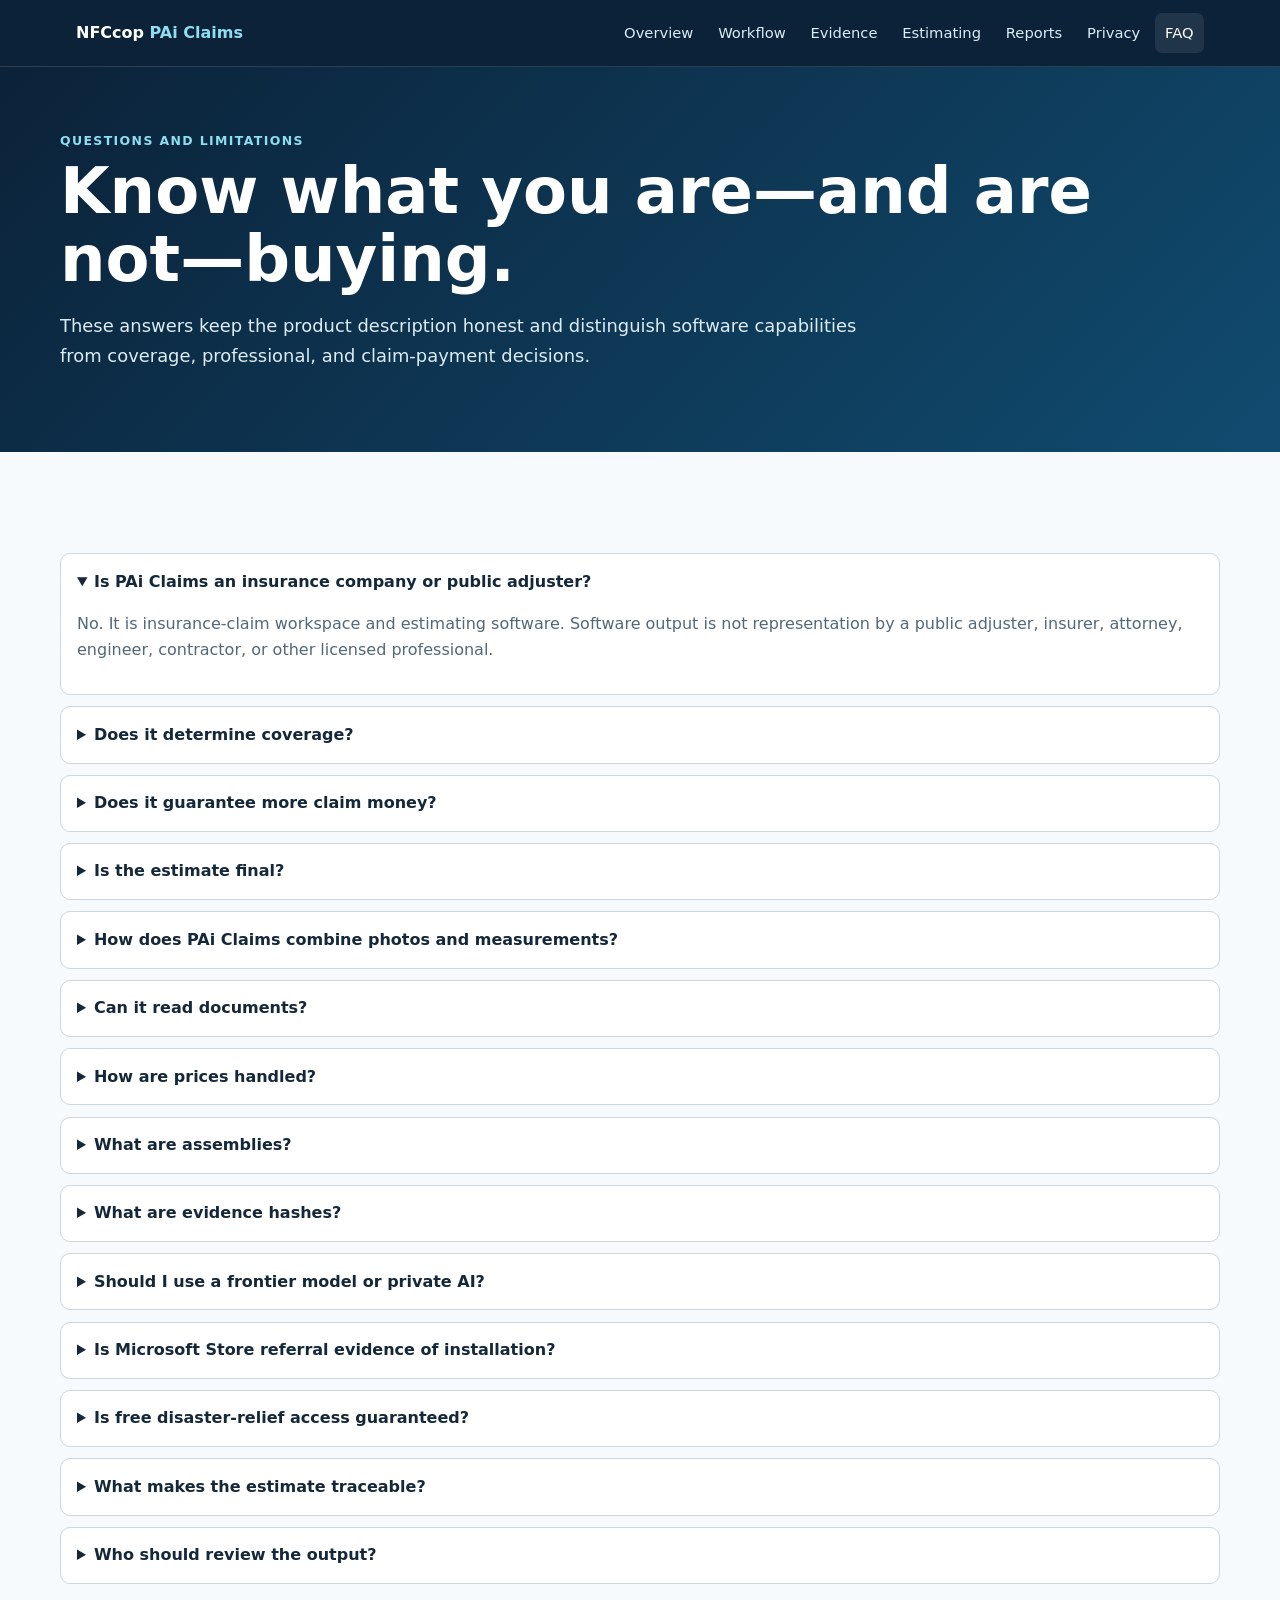
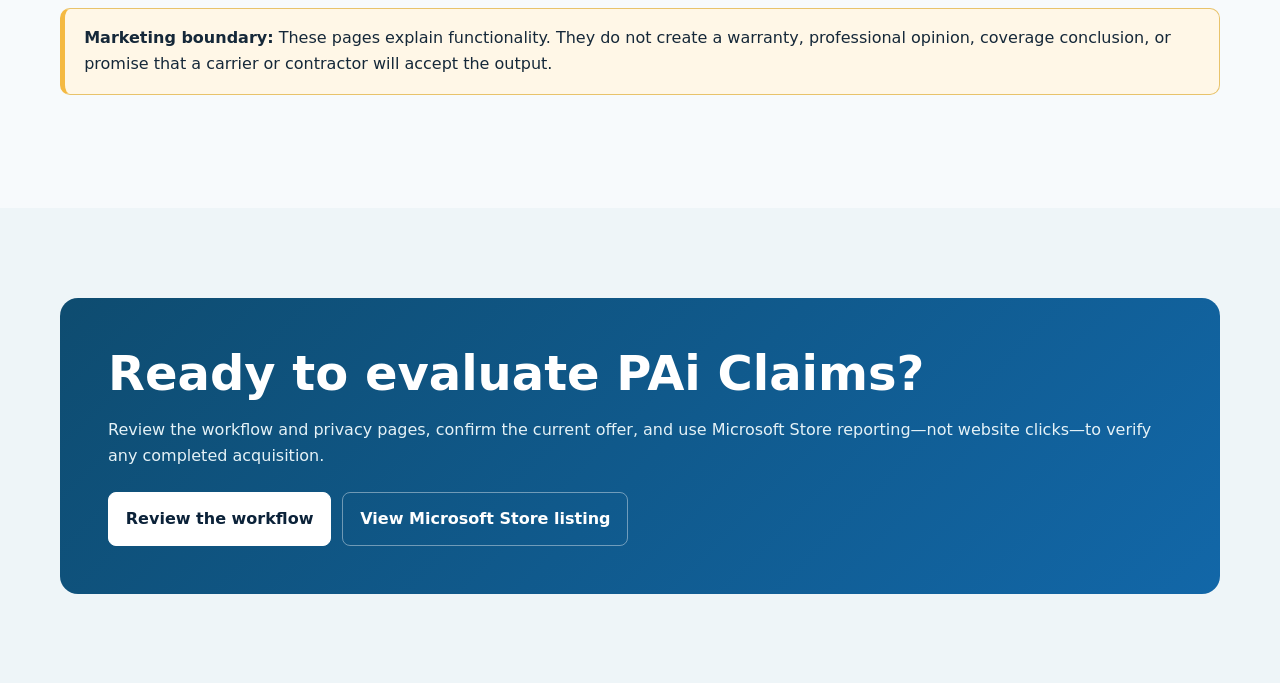
<file: faq.html>
<!doctype html>
<html lang="en">
  <head>
    <meta charset="utf-8" />
    <meta name="viewport" content="width=device-width,initial-scale=1" />
    <title>PAi Claims Questions and Limitations | NFCcop</title>
    <link rel="stylesheet" href="assets/site.css" />
  </head>
  <body>
    <header class="site-header">
      <nav class="nav">
        <a class="brand" href="index.html">NFCcop <span>PAi Claims</span></a
        ><button class="menu" aria-expanded="false">Menu</button>
        <div class="navlinks">
          <a href="index.html">Overview</a><a href="workflow.html">Workflow</a
          ><a href="evidence.html">Evidence</a
          ><a href="estimating.html">Estimating</a
          ><a href="reports.html">Reports</a><a href="privacy.html">Privacy</a
          ><a aria-current="page" href="faq.html">FAQ</a>
        </div>
      </nav>
    </header>
    <main>
      <section class="page-hero">
        <div class="wrap">
          <div class="eyebrow">Questions and limitations</div>
          <h1>Know what you are—and are not—buying.</h1>
          <p>
            These answers keep the product description honest and distinguish
            software capabilities from coverage, professional, and claim-payment
            decisions.
          </p>
        </div>
      </section>
      <section class="section">
        <div class="wrap faq">
          <details open>
            <summary>
              Is PAi Claims an insurance company or public adjuster?
            </summary>
            <p>
              No. It is insurance-claim workspace and estimating software.
              Software output is not representation by a public adjuster,
              insurer, attorney, engineer, contractor, or other licensed
              professional.
            </p>
          </details>
          <details>
            <summary>Does it determine coverage?</summary>
            <p>
              No. Policy language, facts, exclusions, endorsements, applicable
              law, and carrier decisions require separate review. A line item in
              an estimate does not establish coverage.
            </p>
          </details>
          <details>
            <summary>Does it guarantee more claim money?</summary>
            <p>
              No. It can help organize evidence and develop reviewable work, but
              it cannot guarantee a reopened claim, changed scope, increased
              settlement, acceptance, or payment.
            </p>
          </details>
          <details>
            <summary>Is the estimate final?</summary>
            <p>
              No. Estimates are provisional until measurements, scope, prices,
              sources, local conditions, code requirements, and assumptions are
              verified by an appropriate reviewer.
            </p>
          </details>
          <details>
            <summary>
              How does PAi Claims combine photos and measurements?
            </summary>
            <p>
              The design assigns different jobs to different evidence: AI helps
              identify what a photo appears to show, while quantities use
              measurement reports or user-confirmed dimensions. This prevents an
              image model from silently inventing measurements and keeps
              estimate quantities traceable.
            </p>
          </details>
          <details>
            <summary>Can it read documents?</summary>
            <p>
              It can import claim evidence and make extracted text or transcript
              review material available. Extraction can be incomplete or wrong,
              so the original document must remain the reference.
            </p>
          </details>
          <details>
            <summary>How are prices handled?</summary>
            <p>
              The PAi price index uses repair prices from estimates filed in
              public court records, resolves regional or state market
              information, applies labor and material location factors, and
              adjusts historical pricing for inflation. Documented local quotes
              can override applicable components without receiving an additional
              regional factor.
            </p>
          </details>
          <details>
            <summary>What are assemblies?</summary>
            <p>
              Assemblies are configured rules that can generate related repair
              operations. Generated work still must be checked against the
              actual damage and repair method.
            </p>
          </details>
          <details>
            <summary>What are evidence hashes?</summary>
            <p>
              A hash is a digital identifier derived from file content. It can
              help detect whether the referenced bytes changed, but it does not
              prove the file is authentic, accurate, lawfully obtained, or
              admissible.
            </p>
          </details>
          <details>
            <summary>Should I use a frontier model or private AI?</summary>
            <p>
              Frontier models usually provide the strongest document and photo
              assistance and can work well even on modest computers, but
              submitted claim content goes to the chosen provider. Private AI
              runs on the device with no per-use provider charge after a
              one-time model download. PAi Claims assesses RAM and CPU capacity,
              shows which local models fit, and recommends an appropriate
              option.
            </p>
          </details>
          <details>
            <summary>
              Is Microsoft Store referral evidence of installation?
            </summary>
            <p>
              No. Clicking a Microsoft Store link is only an outbound referral.
              Microsoft account or Store reporting would be needed to establish
              a purchase or installation.
            </p>
          </details>
          <details>
            <summary>Is free disaster-relief access guaranteed?</summary>
            <p>
              No. Any NFCcop offer depends on current availability and published
              eligibility terms. Free software access also does not guarantee a
              claim outcome.
            </p>
          </details>
          <details>
            <summary>What makes the estimate traceable?</summary>
            <p>
              The report can show measurements, catalog items, assemblies,
              public-court-record price anchors, regional selection, inflation
              adjustment, local overrides, assumptions, and review requirements.
              That gives the user a visible basis for checking the estimate
              instead of relying on an unexplained total.
            </p>
          </details>
          <details>
            <summary>Who should review the output?</summary>
            <p>
              That depends on the question. A contractor may review repair
              methods and costs; a qualified estimator may review quantities and
              pricing; an engineer may address technical causation or structural
              issues; an attorney or licensed claim professional may address
              matters within their authorized scope.
            </p>
          </details>
          <div class="callout">
            <strong>Marketing boundary:</strong> These pages explain
            functionality. They do not create a warranty, professional opinion,
            coverage conclusion, or promise that a carrier or contractor will
            accept the output.
          </div>
        </div>
      </section>
      <section class="section alt">
        <div class="wrap">
          <div class="cta">
            <h2>Ready to evaluate PAi Claims?</h2>
            <p>
              Review the workflow and privacy pages, confirm the current offer,
              and use Microsoft Store reporting—not website clicks—to verify any
              completed acquisition.
            </p>
            <div class="actions">
              <a class="button light" href="workflow.html"
                >Review the workflow</a
              ><a
                class="button ghost"
                href="https://apps.microsoft.com/detail/9P255VXPD5B4"
                >View Microsoft Store listing</a
              >
            </div>
          </div>
        </div>
      </section>
    </main>
    <script src="assets/site.js"></script>
  </body>
</html>
</file>
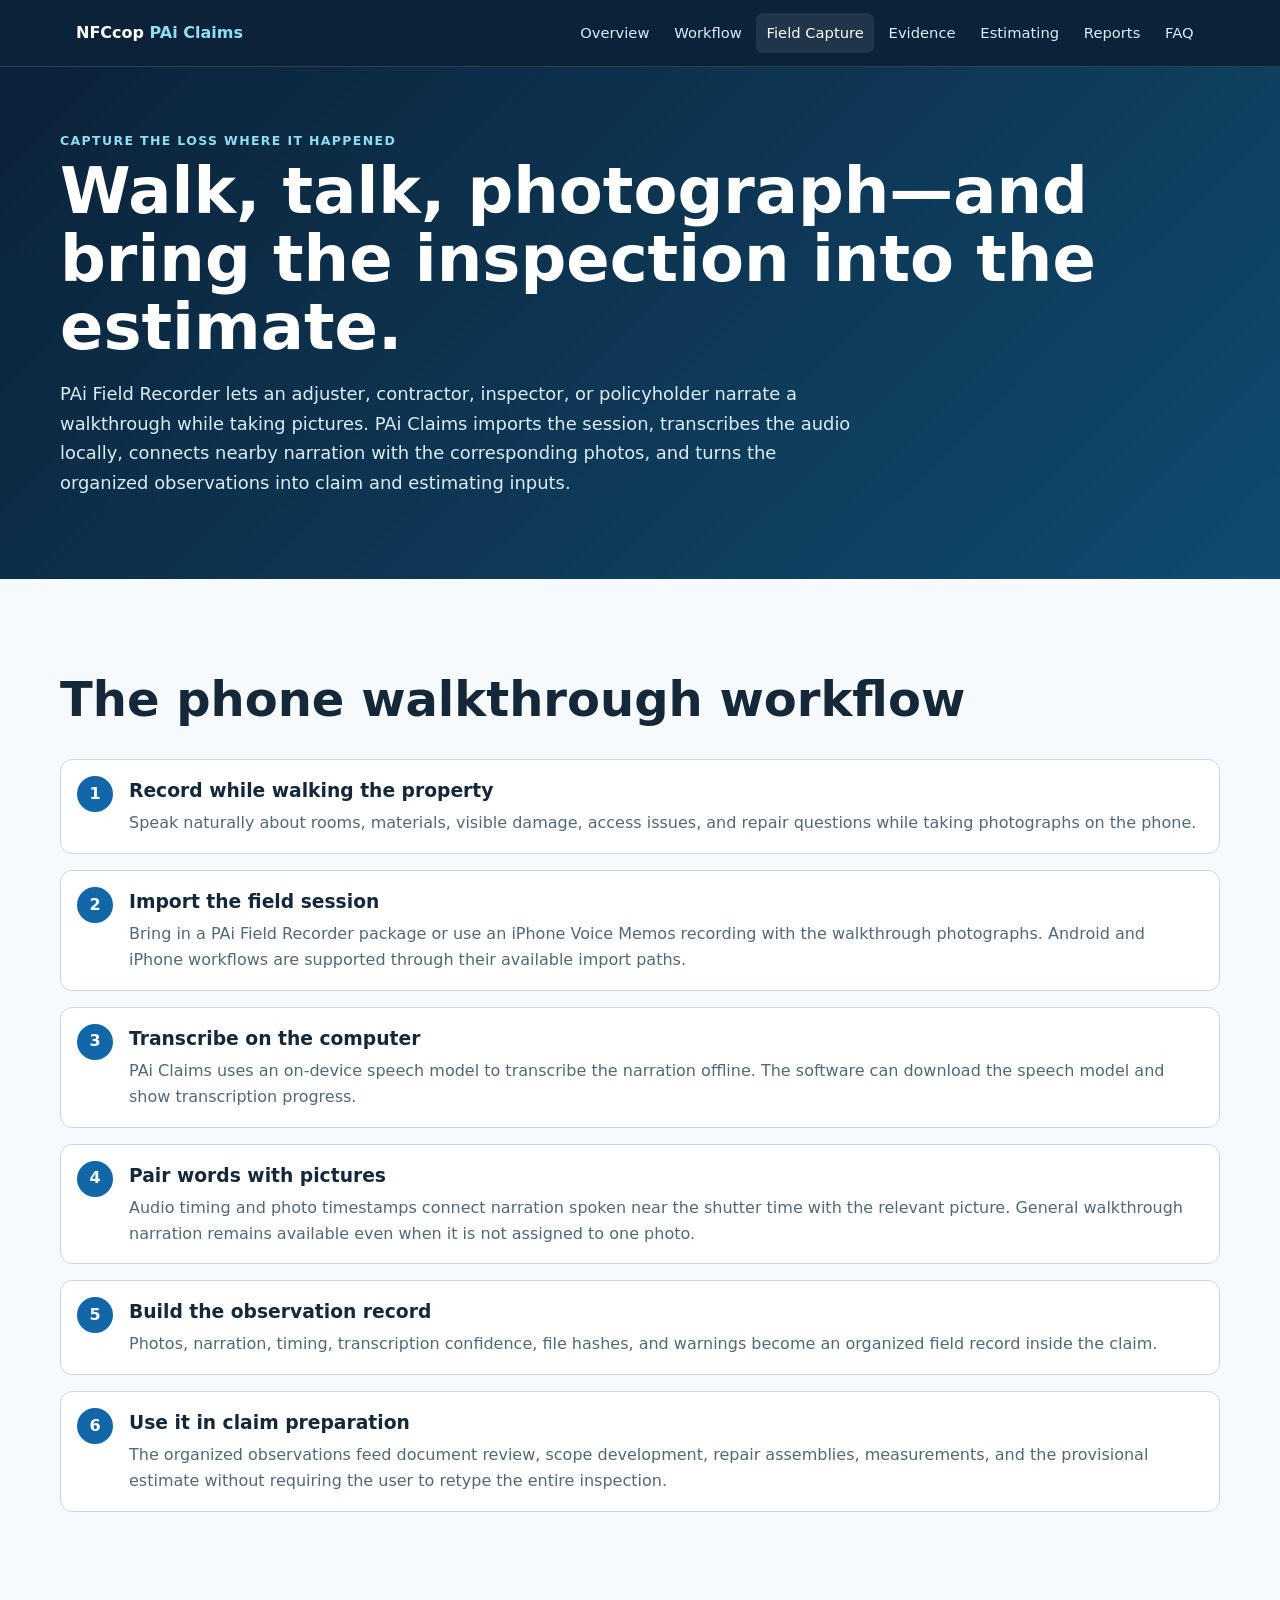
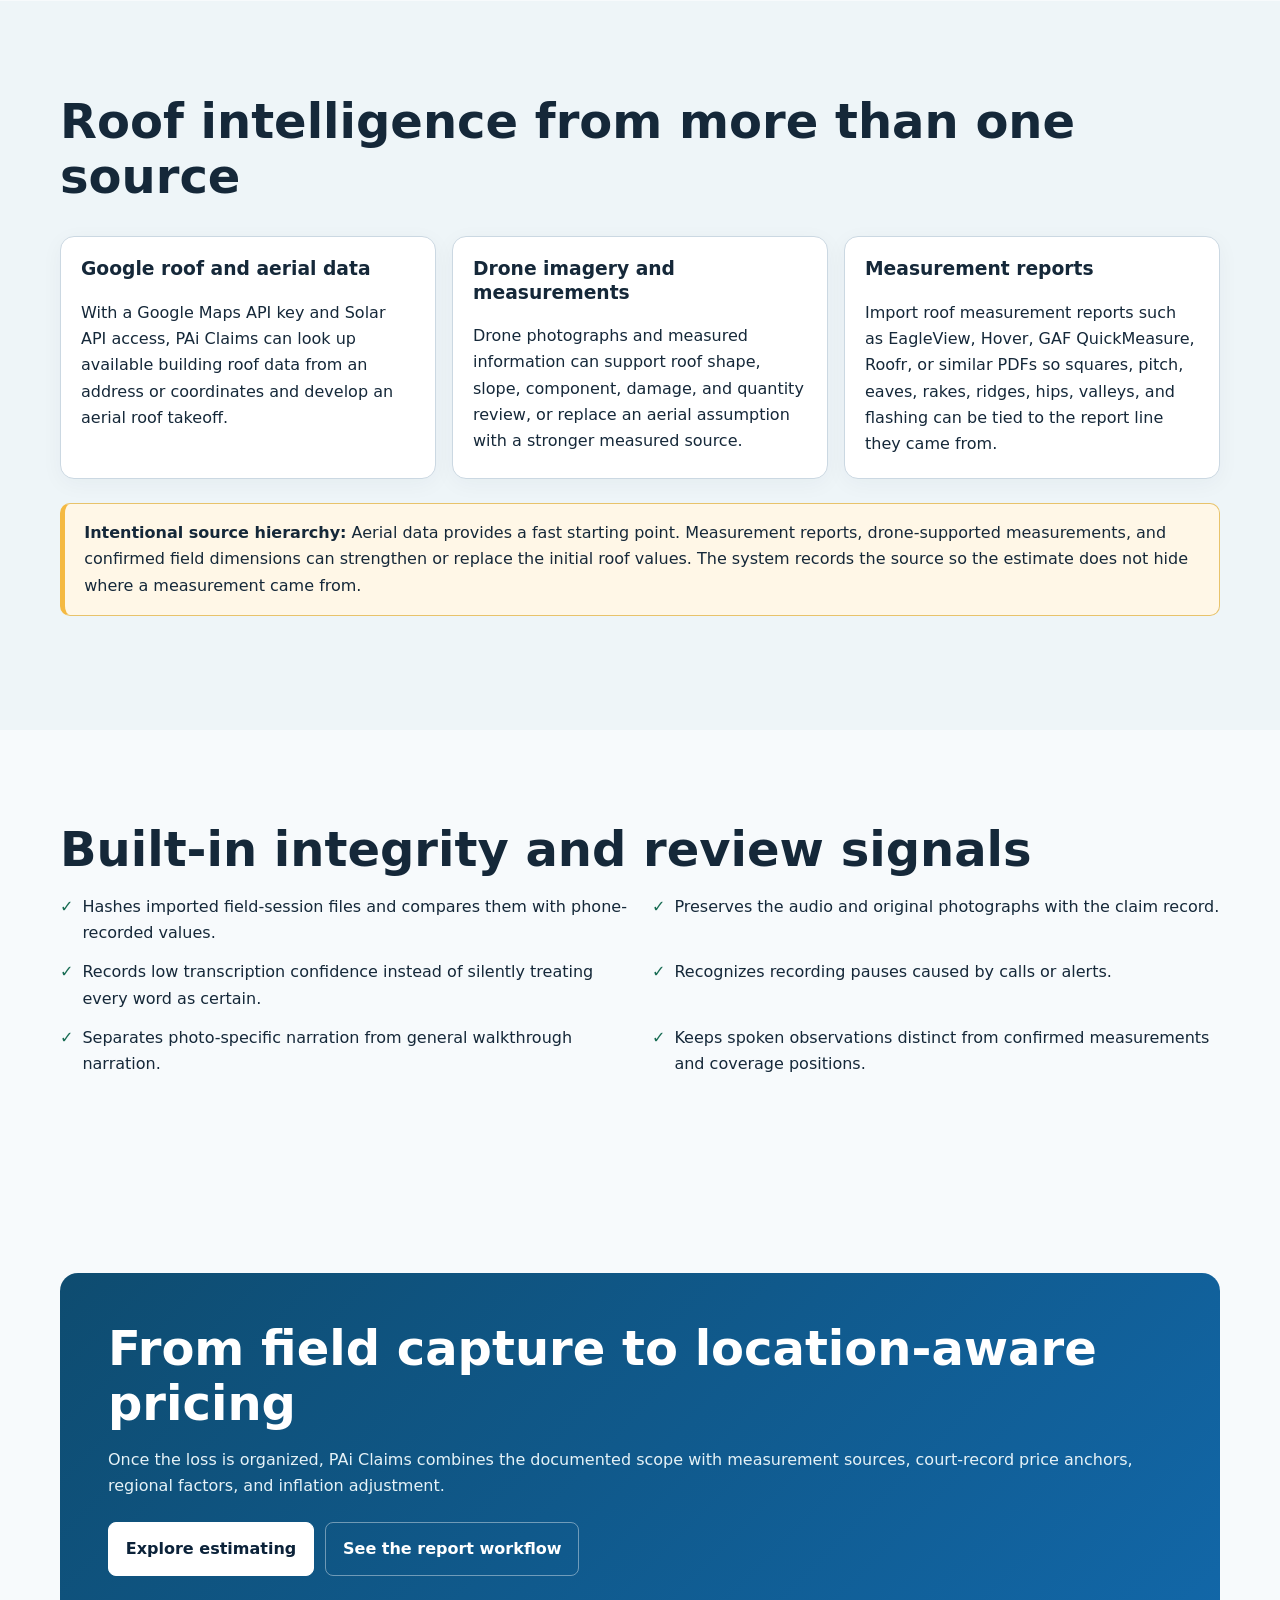
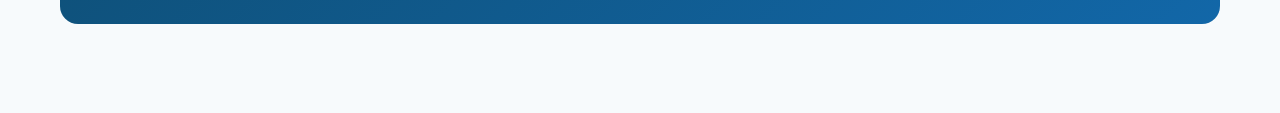
<file: field-capture.html>
<!doctype html>
<html lang="en">
  <head>
    <meta charset="utf-8" />
    <meta name="viewport" content="width=device-width,initial-scale=1" />
    <title>Phone Walkthrough, Drone and Roof Data | PAi Claims | NFCcop</title>
    <link rel="stylesheet" href="assets/site.css" />
  </head>
  <body>
    <header class="site-header">
      <nav class="nav">
        <a class="brand" href="index.html">NFCcop <span>PAi Claims</span></a
        ><button class="menu" aria-expanded="false">Menu</button>
        <div class="navlinks">
          <a href="index.html">Overview</a><a href="workflow.html">Workflow</a
          ><a aria-current="page" href="field-capture.html">Field Capture</a
          ><a href="evidence.html">Evidence</a
          ><a href="estimating.html">Estimating</a
          ><a href="reports.html">Reports</a><a href="faq.html">FAQ</a>
        </div>
      </nav>
    </header>
    <main>
      <section class="page-hero">
        <div class="wrap">
          <div class="eyebrow">Capture the loss where it happened</div>
          <h1>
            Walk, talk, photograph—and bring the inspection into the estimate.
          </h1>
          <p>
            PAi Field Recorder lets an adjuster, contractor, inspector, or
            policyholder narrate a walkthrough while taking pictures. PAi Claims
            imports the session, transcribes the audio locally, connects nearby
            narration with the corresponding photos, and turns the organized
            observations into claim and estimating inputs.
          </p>
        </div>
      </section>
      <section class="section">
        <div class="wrap">
          <h2>The phone walkthrough workflow</h2>
          <div class="timeline">
            <div class="step">
              <span class="number">1</span>
              <div>
                <h3>Record while walking the property</h3>
                <p>
                  Speak naturally about rooms, materials, visible damage, access
                  issues, and repair questions while taking photographs on the
                  phone.
                </p>
              </div>
            </div>
            <div class="step">
              <span class="number">2</span>
              <div>
                <h3>Import the field session</h3>
                <p>
                  Bring in a PAi Field Recorder package or use an iPhone Voice
                  Memos recording with the walkthrough photographs. Android and
                  iPhone workflows are supported through their available import
                  paths.
                </p>
              </div>
            </div>
            <div class="step">
              <span class="number">3</span>
              <div>
                <h3>Transcribe on the computer</h3>
                <p>
                  PAi Claims uses an on-device speech model to transcribe the
                  narration offline. The software can download the speech model
                  and show transcription progress.
                </p>
              </div>
            </div>
            <div class="step">
              <span class="number">4</span>
              <div>
                <h3>Pair words with pictures</h3>
                <p>
                  Audio timing and photo timestamps connect narration spoken
                  near the shutter time with the relevant picture. General
                  walkthrough narration remains available even when it is not
                  assigned to one photo.
                </p>
              </div>
            </div>
            <div class="step">
              <span class="number">5</span>
              <div>
                <h3>Build the observation record</h3>
                <p>
                  Photos, narration, timing, transcription confidence, file
                  hashes, and warnings become an organized field record inside
                  the claim.
                </p>
              </div>
            </div>
            <div class="step">
              <span class="number">6</span>
              <div>
                <h3>Use it in claim preparation</h3>
                <p>
                  The organized observations feed document review, scope
                  development, repair assemblies, measurements, and the
                  provisional estimate without requiring the user to retype the
                  entire inspection.
                </p>
              </div>
            </div>
          </div>
        </div>
      </section>
      <section class="section alt">
        <div class="wrap">
          <h2>Roof intelligence from more than one source</h2>
          <div class="grid">
            <article class="card">
              <h3>Google roof and aerial data</h3>
              <p>
                With a Google Maps API key and Solar API access, PAi Claims can
                look up available building roof data from an address or
                coordinates and develop an aerial roof takeoff.
              </p>
            </article>
            <article class="card">
              <h3>Drone imagery and measurements</h3>
              <p>
                Drone photographs and measured information can support roof
                shape, slope, component, damage, and quantity review, or replace
                an aerial assumption with a stronger measured source.
              </p>
            </article>
            <article class="card">
              <h3>Measurement reports</h3>
              <p>
                Import roof measurement reports such as EagleView, Hover, GAF
                QuickMeasure, Roofr, or similar PDFs so squares, pitch, eaves,
                rakes, ridges, hips, valleys, and flashing can be tied to the
                report line they came from.
              </p>
            </article>
          </div>
          <div class="callout">
            <strong>Intentional source hierarchy:</strong> Aerial data provides
            a fast starting point. Measurement reports, drone-supported
            measurements, and confirmed field dimensions can strengthen or
            replace the initial roof values. The system records the source so
            the estimate does not hide where a measurement came from.
          </div>
        </div>
      </section>
      <section class="section">
        <div class="wrap">
          <h2>Built-in integrity and review signals</h2>
          <ul class="detail-list">
            <li>
              Hashes imported field-session files and compares them with
              phone-recorded values.
            </li>
            <li>
              Preserves the audio and original photographs with the claim
              record.
            </li>
            <li>
              Records low transcription confidence instead of silently treating
              every word as certain.
            </li>
            <li>Recognizes recording pauses caused by calls or alerts.</li>
            <li>
              Separates photo-specific narration from general walkthrough
              narration.
            </li>
            <li>
              Keeps spoken observations distinct from confirmed measurements and
              coverage positions.
            </li>
          </ul>
        </div>
      </section>
      <section class="section">
        <div class="wrap">
          <div class="cta">
            <h2>From field capture to location-aware pricing</h2>
            <p>
              Once the loss is organized, PAi Claims combines the documented
              scope with measurement sources, court-record price anchors,
              regional factors, and inflation adjustment.
            </p>
            <div class="actions">
              <a class="button light" href="estimating.html"
                >Explore estimating</a
              ><a class="button ghost" href="reports.html"
                >See the report workflow</a
              >
            </div>
          </div>
        </div>
      </section>
    </main>
    <script src="assets/site.js"></script>
  </body>
</html>
</file>
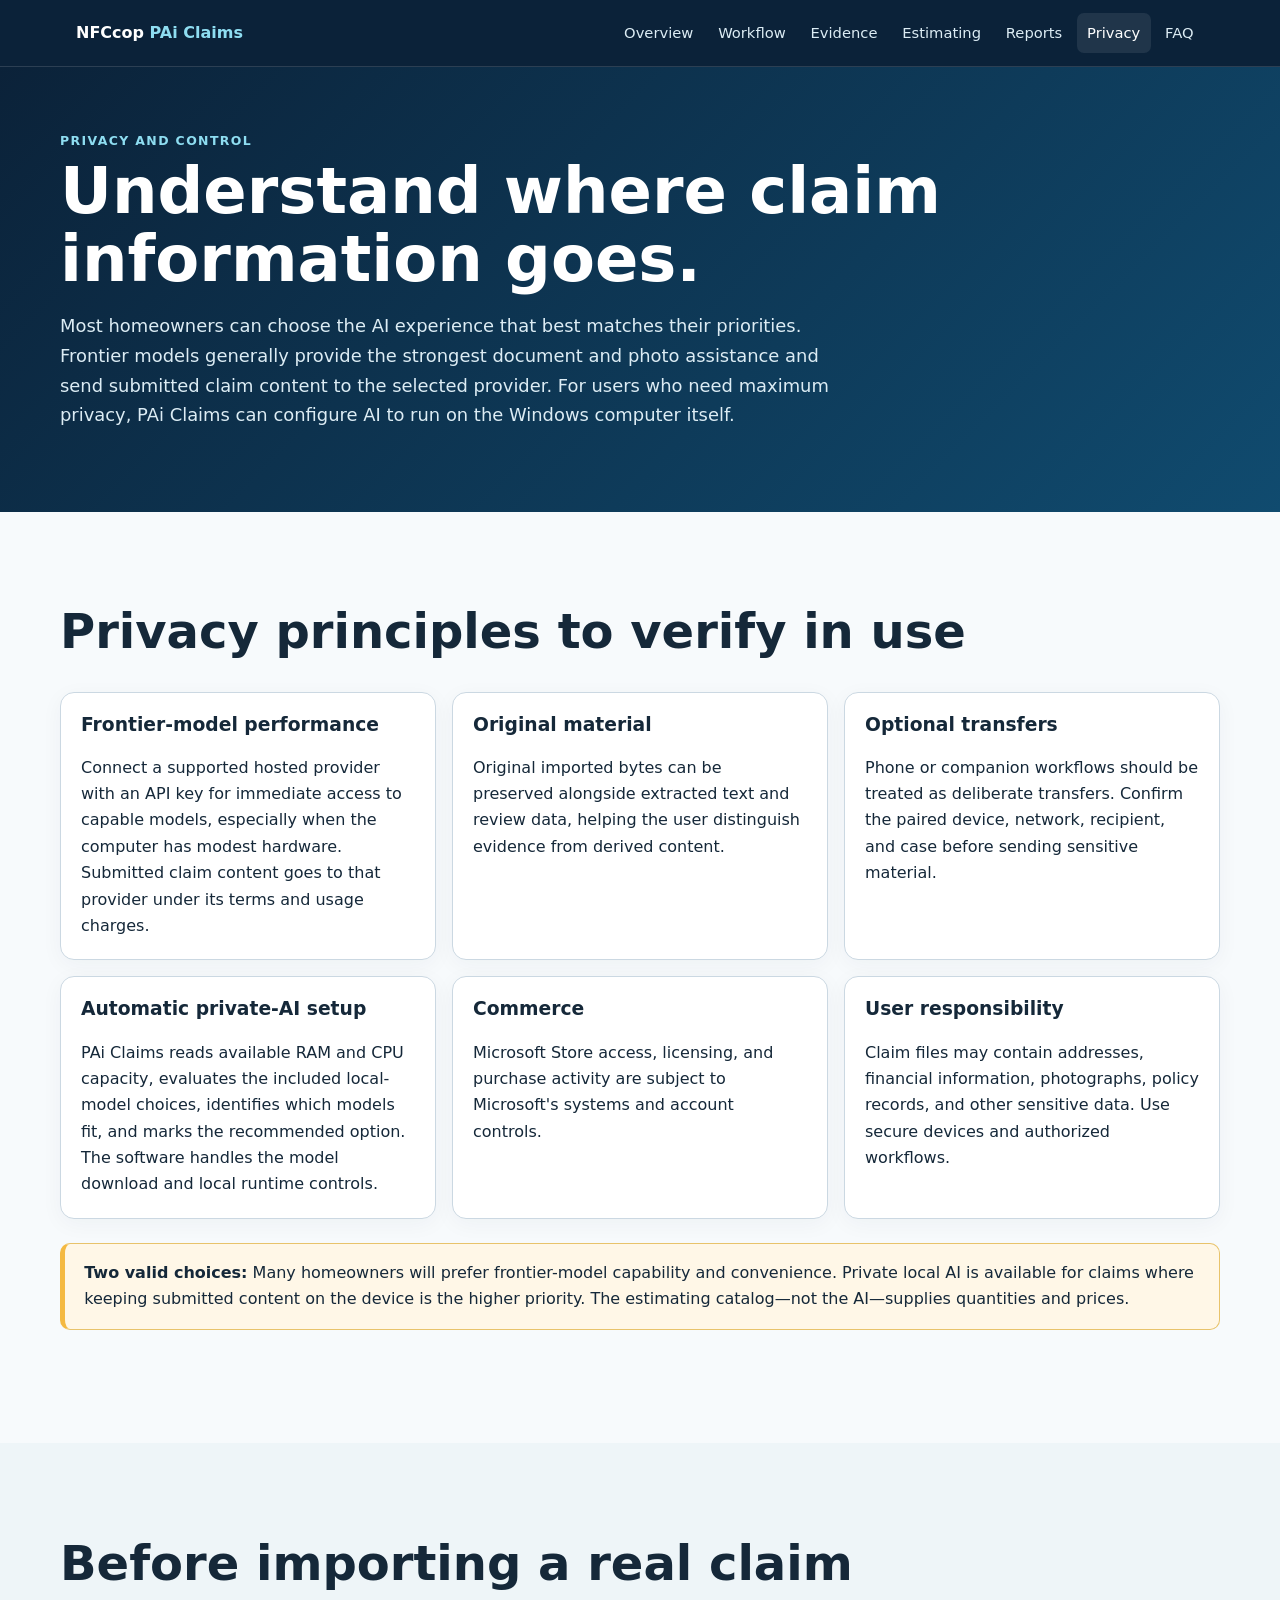
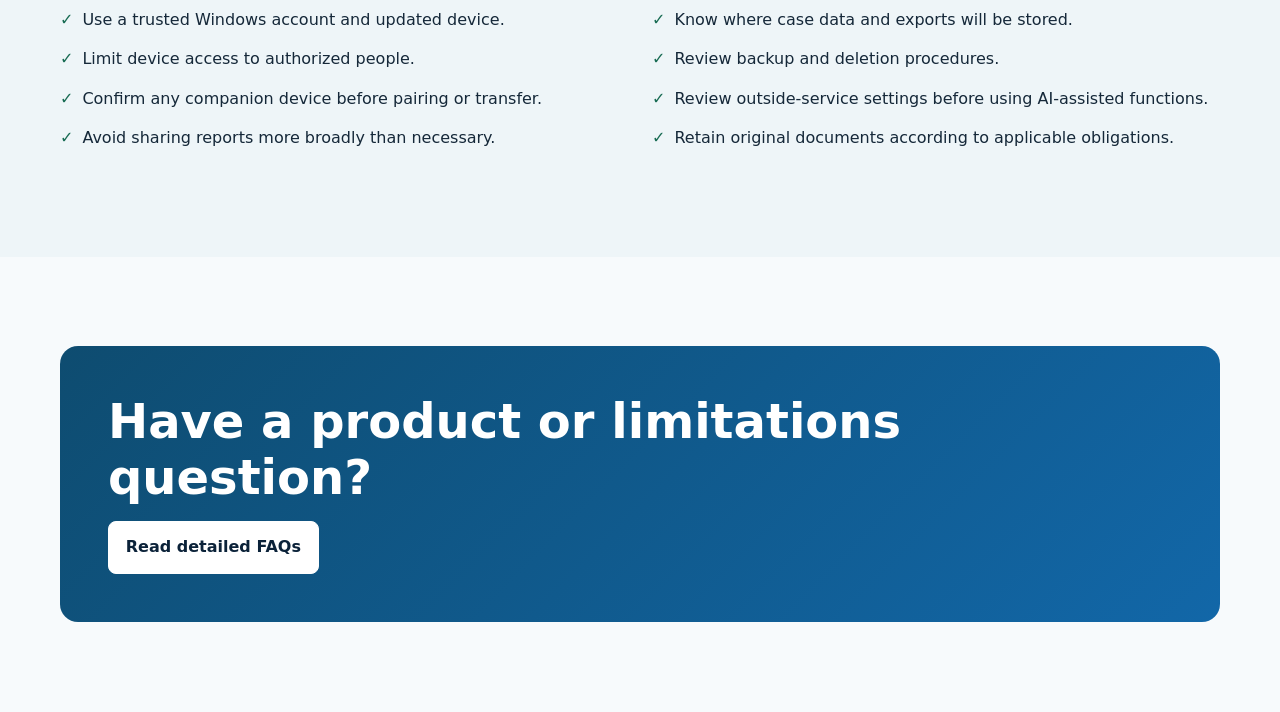
<file: privacy.html>
<!doctype html>
<html lang="en">
  <head>
    <meta charset="utf-8" />
    <meta name="viewport" content="width=device-width,initial-scale=1" />
    <title>Privacy and Data Handling | PAi Claims | NFCcop</title>
    <link rel="stylesheet" href="assets/site.css" />
  </head>
  <body>
    <header class="site-header">
      <nav class="nav">
        <a class="brand" href="index.html">NFCcop <span>PAi Claims</span></a
        ><button class="menu" aria-expanded="false">Menu</button>
        <div class="navlinks">
          <a href="index.html">Overview</a><a href="workflow.html">Workflow</a
          ><a href="evidence.html">Evidence</a
          ><a href="estimating.html">Estimating</a
          ><a href="reports.html">Reports</a
          ><a aria-current="page" href="privacy.html">Privacy</a
          ><a href="faq.html">FAQ</a>
        </div>
      </nav>
    </header>
    <main>
      <section class="page-hero">
        <div class="wrap">
          <div class="eyebrow">Privacy and control</div>
          <h1>Understand where claim information goes.</h1>
          <p>
            Most homeowners can choose the AI experience that best matches their
            priorities. Frontier models generally provide the strongest document
            and photo assistance and send submitted claim content to the
            selected provider. For users who need maximum privacy, PAi Claims
            can configure AI to run on the Windows computer itself.
          </p>
        </div>
      </section>
      <section class="section">
        <div class="wrap">
          <h2>Privacy principles to verify in use</h2>
          <div class="grid">
            <article class="card">
              <h3>Frontier-model performance</h3>
              <p>
                Connect a supported hosted provider with an API key for
                immediate access to capable models, especially when the computer
                has modest hardware. Submitted claim content goes to that
                provider under its terms and usage charges.
              </p>
            </article>
            <article class="card">
              <h3>Original material</h3>
              <p>
                Original imported bytes can be preserved alongside extracted
                text and review data, helping the user distinguish evidence from
                derived content.
              </p>
            </article>
            <article class="card">
              <h3>Optional transfers</h3>
              <p>
                Phone or companion workflows should be treated as deliberate
                transfers. Confirm the paired device, network, recipient, and
                case before sending sensitive material.
              </p>
            </article>
            <article class="card">
              <h3>Automatic private-AI setup</h3>
              <p>
                PAi Claims reads available RAM and CPU capacity, evaluates the
                included local-model choices, identifies which models fit, and
                marks the recommended option. The software handles the model
                download and local runtime controls.
              </p>
            </article>
            <article class="card">
              <h3>Commerce</h3>
              <p>
                Microsoft Store access, licensing, and purchase activity are
                subject to Microsoft's systems and account controls.
              </p>
            </article>
            <article class="card">
              <h3>User responsibility</h3>
              <p>
                Claim files may contain addresses, financial information,
                photographs, policy records, and other sensitive data. Use
                secure devices and authorized workflows.
              </p>
            </article>
          </div>
          <div class="callout">
            <strong>Two valid choices:</strong> Many homeowners will prefer
            frontier-model capability and convenience. Private local AI is
            available for claims where keeping submitted content on the device
            is the higher priority. The estimating catalog—not the AI—supplies
            quantities and prices.
          </div>
        </div>
      </section>
      <section class="section alt">
        <div class="wrap">
          <h2>Before importing a real claim</h2>
          <ul class="detail-list">
            <li>Use a trusted Windows account and updated device.</li>
            <li>Know where case data and exports will be stored.</li>
            <li>Limit device access to authorized people.</li>
            <li>Review backup and deletion procedures.</li>
            <li>Confirm any companion device before pairing or transfer.</li>
            <li>
              Review outside-service settings before using AI-assisted
              functions.
            </li>
            <li>Avoid sharing reports more broadly than necessary.</li>
            <li>
              Retain original documents according to applicable obligations.
            </li>
          </ul>
        </div>
      </section>
      <section class="section">
        <div class="wrap">
          <div class="cta">
            <h2>Have a product or limitations question?</h2>
            <a class="button light" href="faq.html">Read detailed FAQs</a>
          </div>
        </div>
      </section>
    </main>
    <script src="assets/site.js"></script>
  </body>
</html>
</file>
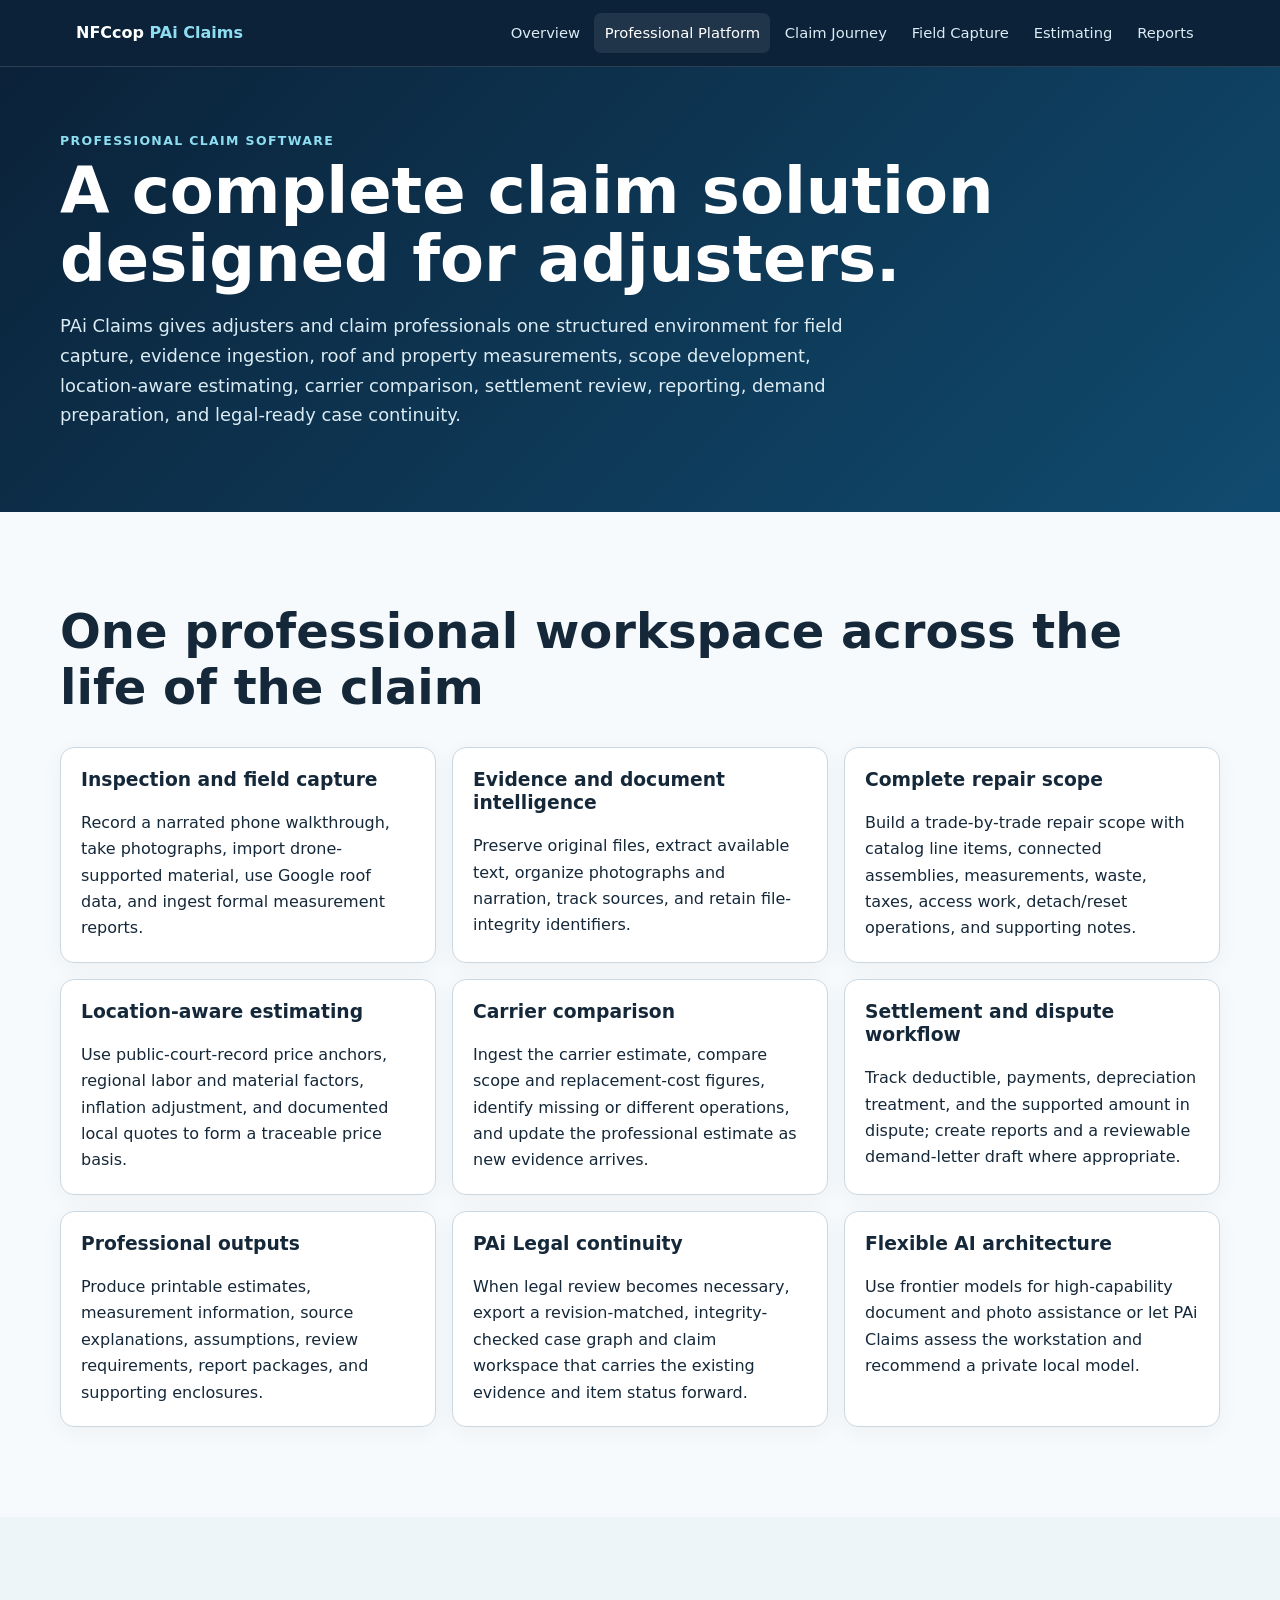
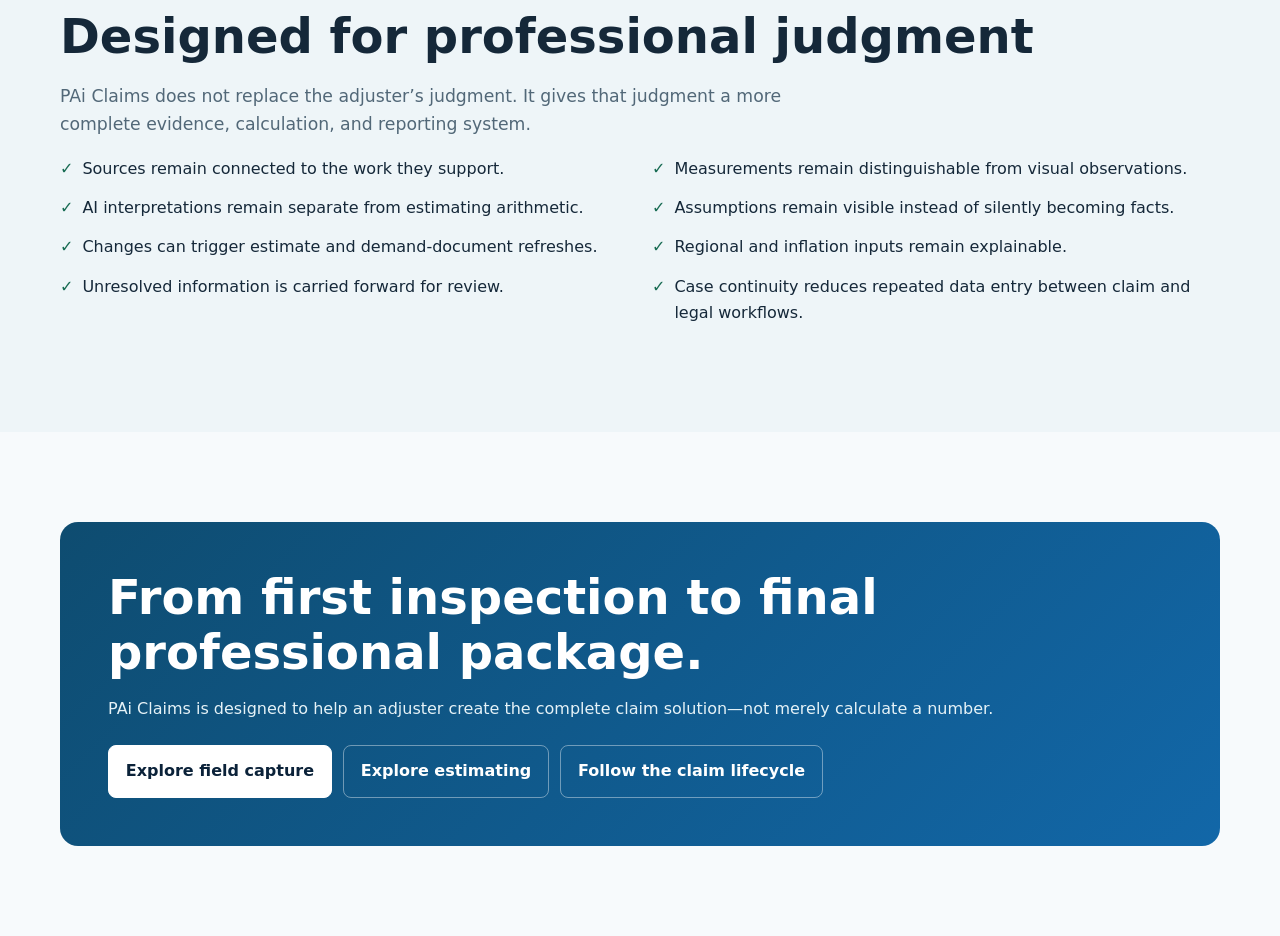
<file: professional-solution.html>
<!doctype html>
<html lang="en">
  <head>
    <meta charset="utf-8" />
    <meta name="viewport" content="width=device-width,initial-scale=1" />
    <title>Professional Adjuster Claim Platform | PAi Claims | NFCcop</title>
    <link rel="stylesheet" href="assets/site.css" />
  </head>
  <body>
    <header class="site-header">
      <nav class="nav">
        <a class="brand" href="index.html">NFCcop <span>PAi Claims</span></a
        ><button class="menu" aria-expanded="false">Menu</button>
        <div class="navlinks">
          <a href="index.html">Overview</a
          ><a aria-current="page" href="professional-solution.html"
            >Professional Platform</a
          ><a href="claim-journey.html">Claim Journey</a
          ><a href="field-capture.html">Field Capture</a
          ><a href="estimating.html">Estimating</a
          ><a href="reports.html">Reports</a>
        </div>
      </nav>
    </header>
    <main>
      <section class="page-hero">
        <div class="wrap">
          <div class="eyebrow">Professional claim software</div>
          <h1>A complete claim solution designed for adjusters.</h1>
          <p>
            PAi Claims gives adjusters and claim professionals one structured
            environment for field capture, evidence ingestion, roof and property
            measurements, scope development, location-aware estimating, carrier
            comparison, settlement review, reporting, demand preparation, and
            legal-ready case continuity.
          </p>
        </div>
      </section>
      <section class="section">
        <div class="wrap">
          <h2>One professional workspace across the life of the claim</h2>
          <div class="grid">
            <article class="card">
              <h3>Inspection and field capture</h3>
              <p>
                Record a narrated phone walkthrough, take photographs, import
                drone-supported material, use Google roof data, and ingest
                formal measurement reports.
              </p>
            </article>
            <article class="card">
              <h3>Evidence and document intelligence</h3>
              <p>
                Preserve original files, extract available text, organize
                photographs and narration, track sources, and retain
                file-integrity identifiers.
              </p>
            </article>
            <article class="card">
              <h3>Complete repair scope</h3>
              <p>
                Build a trade-by-trade repair scope with catalog line items,
                connected assemblies, measurements, waste, taxes, access work,
                detach/reset operations, and supporting notes.
              </p>
            </article>
            <article class="card">
              <h3>Location-aware estimating</h3>
              <p>
                Use public-court-record price anchors, regional labor and
                material factors, inflation adjustment, and documented local
                quotes to form a traceable price basis.
              </p>
            </article>
            <article class="card">
              <h3>Carrier comparison</h3>
              <p>
                Ingest the carrier estimate, compare scope and replacement-cost
                figures, identify missing or different operations, and update
                the professional estimate as new evidence arrives.
              </p>
            </article>
            <article class="card">
              <h3>Settlement and dispute workflow</h3>
              <p>
                Track deductible, payments, depreciation treatment, and the
                supported amount in dispute; create reports and a reviewable
                demand-letter draft where appropriate.
              </p>
            </article>
            <article class="card">
              <h3>Professional outputs</h3>
              <p>
                Produce printable estimates, measurement information, source
                explanations, assumptions, review requirements, report packages,
                and supporting enclosures.
              </p>
            </article>
            <article class="card">
              <h3>PAi Legal continuity</h3>
              <p>
                When legal review becomes necessary, export a revision-matched,
                integrity-checked case graph and claim workspace that carries
                the existing evidence and item status forward.
              </p>
            </article>
            <article class="card">
              <h3>Flexible AI architecture</h3>
              <p>
                Use frontier models for high-capability document and photo
                assistance or let PAi Claims assess the workstation and
                recommend a private local model.
              </p>
            </article>
          </div>
        </div>
      </section>
      <section class="section alt">
        <div class="wrap">
          <h2>Designed for professional judgment</h2>
          <p class="intro">
            PAi Claims does not replace the adjuster’s judgment. It gives that
            judgment a more complete evidence, calculation, and reporting
            system.
          </p>
          <ul class="detail-list">
            <li>Sources remain connected to the work they support.</li>
            <li>
              Measurements remain distinguishable from visual observations.
            </li>
            <li>
              AI interpretations remain separate from estimating arithmetic.
            </li>
            <li>
              Assumptions remain visible instead of silently becoming facts.
            </li>
            <li>Changes can trigger estimate and demand-document refreshes.</li>
            <li>Regional and inflation inputs remain explainable.</li>
            <li>Unresolved information is carried forward for review.</li>
            <li>
              Case continuity reduces repeated data entry between claim and
              legal workflows.
            </li>
          </ul>
        </div>
      </section>
      <section class="section">
        <div class="wrap">
          <div class="cta">
            <h2>From first inspection to final professional package.</h2>
            <p>
              PAi Claims is designed to help an adjuster create the complete
              claim solution—not merely calculate a number.
            </p>
            <div class="actions">
              <a class="button light" href="field-capture.html"
                >Explore field capture</a
              ><a class="button ghost" href="estimating.html"
                >Explore estimating</a
              ><a class="button ghost" href="claim-journey.html"
                >Follow the claim lifecycle</a
              >
            </div>
          </div>
        </div>
      </section>
    </main>
    <script src="assets/site.js"></script>
  </body>
</html>
</file>
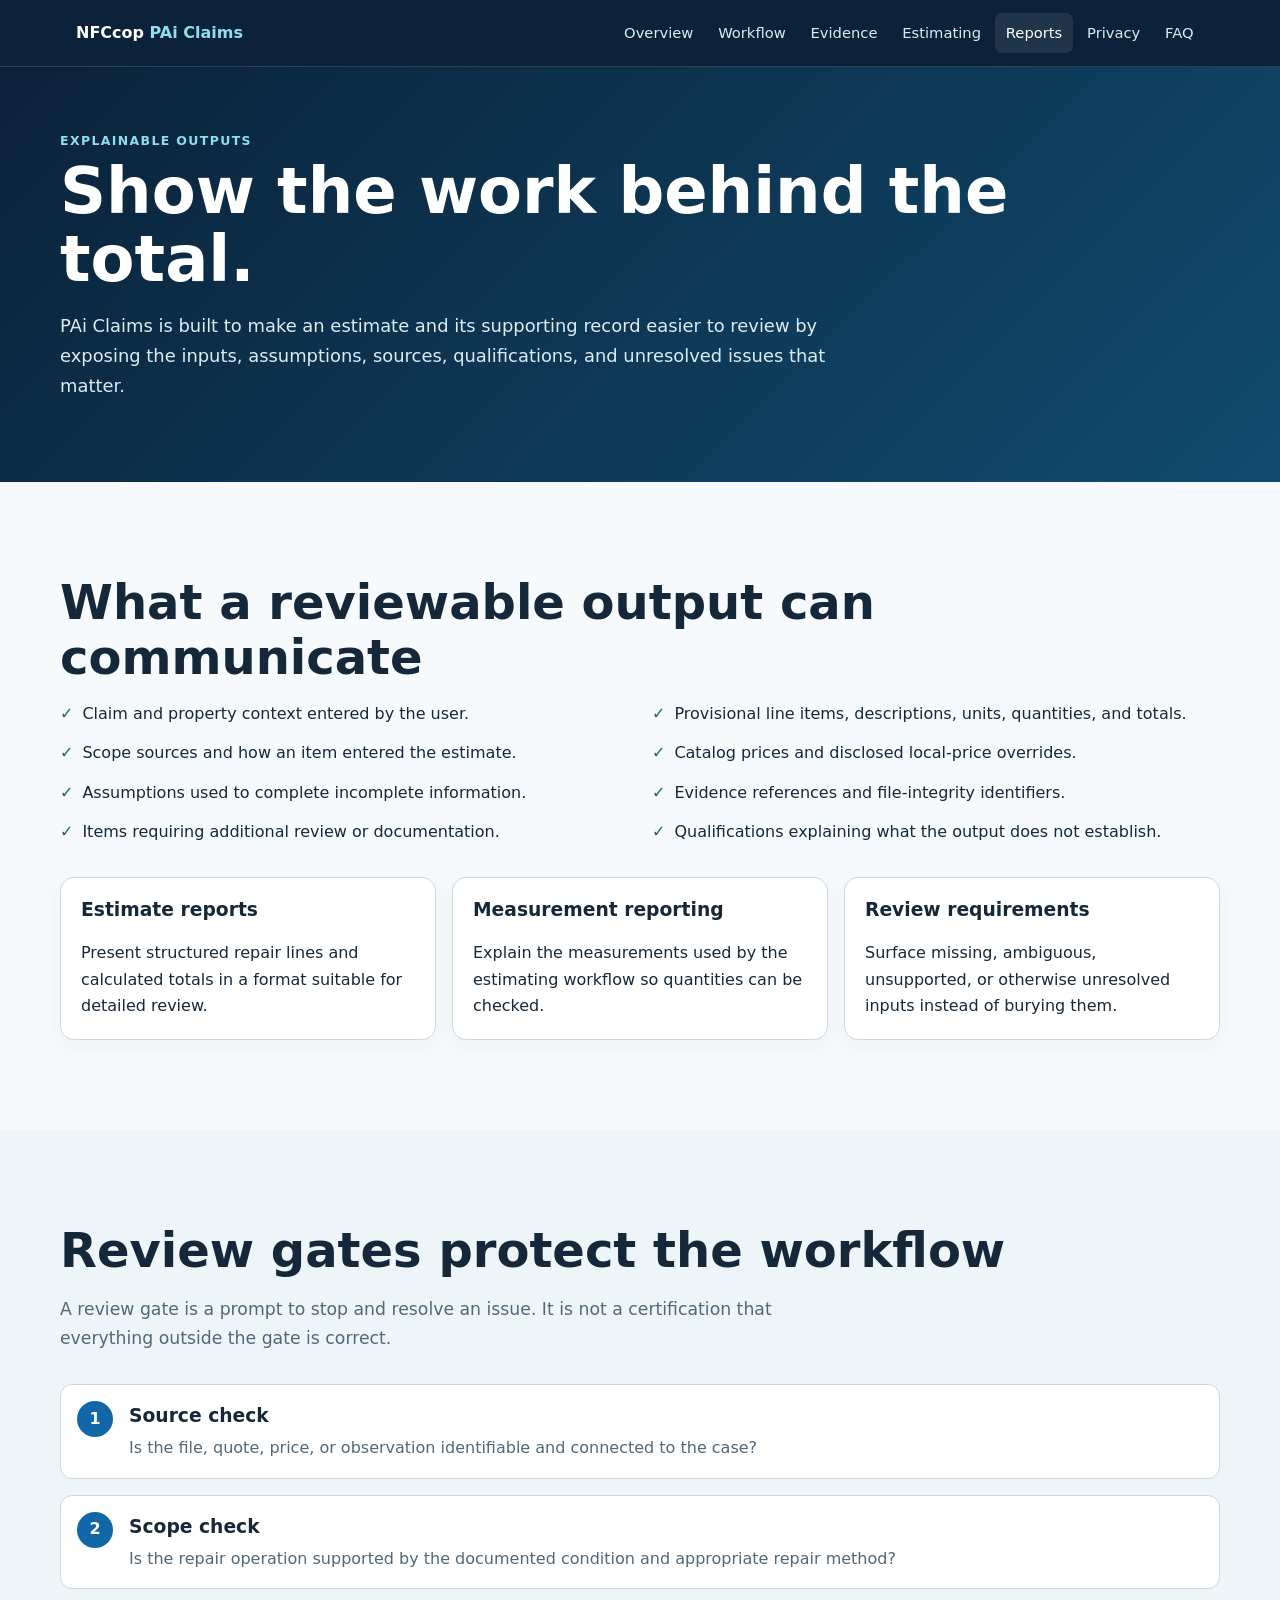
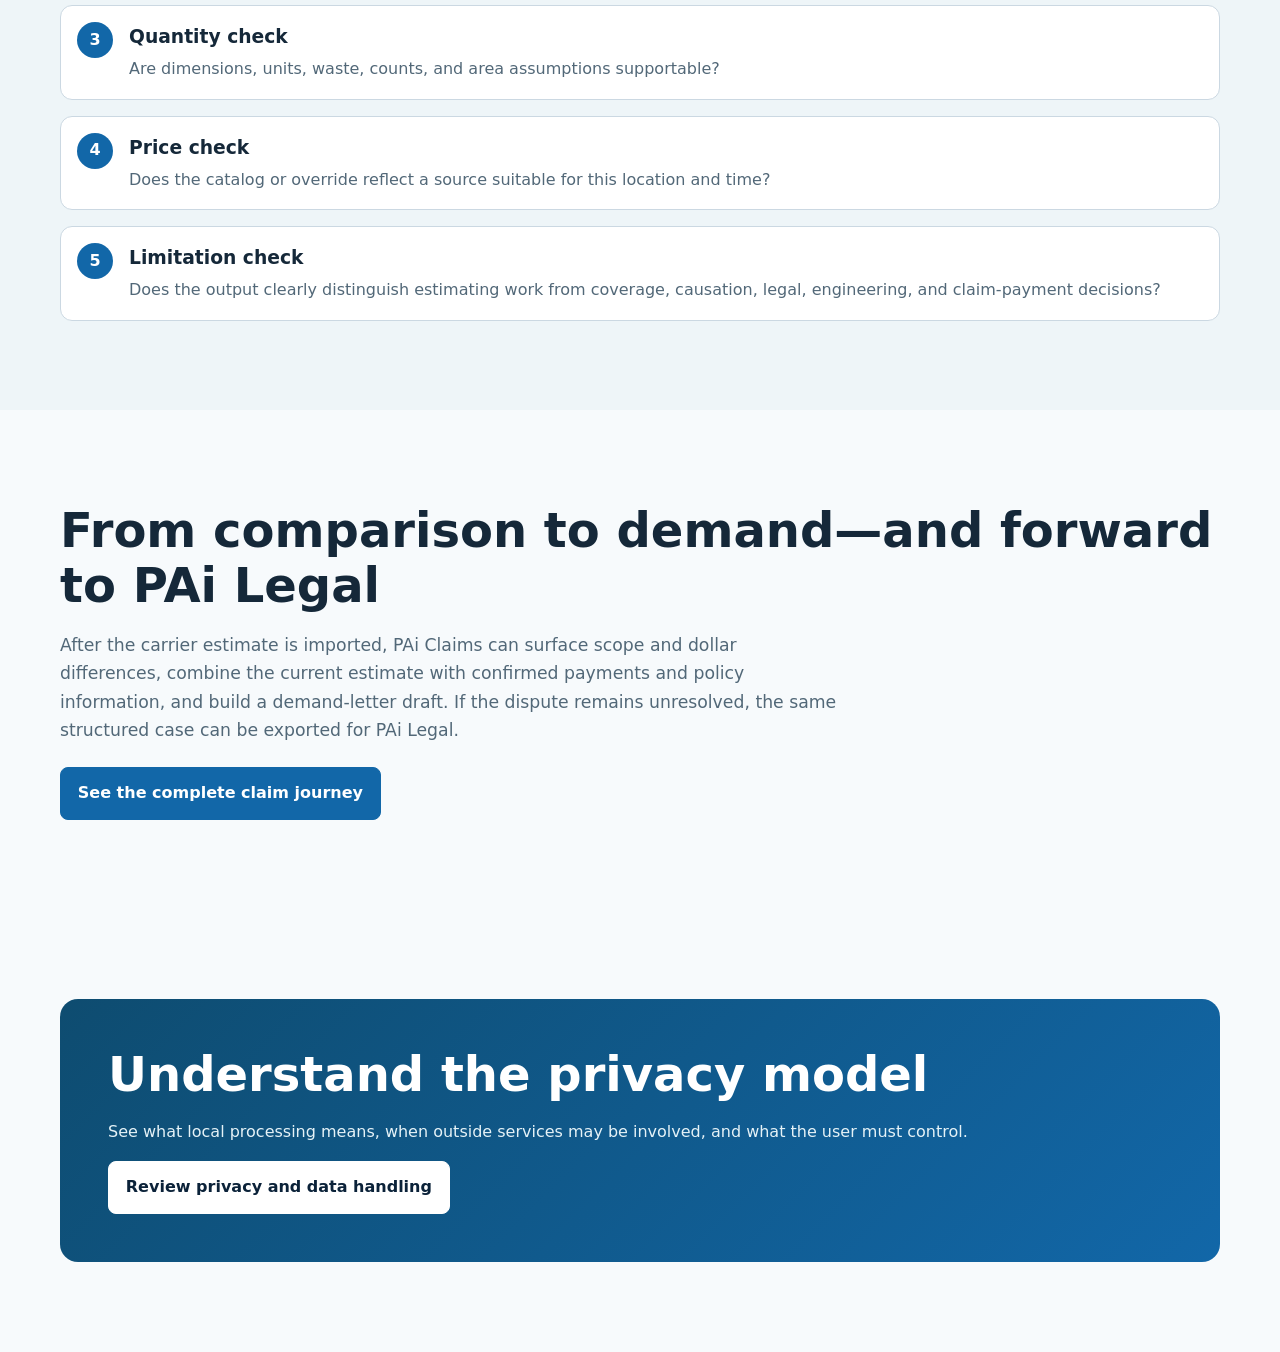
<file: reports.html>
<!doctype html>
<html lang="en">
  <head>
    <meta charset="utf-8" />
    <meta name="viewport" content="width=device-width,initial-scale=1" />
    <title>Reports and Review Gates | PAi Claims | NFCcop</title>
    <link rel="stylesheet" href="assets/site.css" />
  </head>
  <body>
    <header class="site-header">
      <nav class="nav">
        <a class="brand" href="index.html">NFCcop <span>PAi Claims</span></a
        ><button class="menu" aria-expanded="false">Menu</button>
        <div class="navlinks">
          <a href="index.html">Overview</a><a href="workflow.html">Workflow</a
          ><a href="evidence.html">Evidence</a
          ><a href="estimating.html">Estimating</a
          ><a aria-current="page" href="reports.html">Reports</a
          ><a href="privacy.html">Privacy</a><a href="faq.html">FAQ</a>
        </div>
      </nav>
    </header>
    <main>
      <section class="page-hero">
        <div class="wrap">
          <div class="eyebrow">Explainable outputs</div>
          <h1>Show the work behind the total.</h1>
          <p>
            PAi Claims is built to make an estimate and its supporting record
            easier to review by exposing the inputs, assumptions, sources,
            qualifications, and unresolved issues that matter.
          </p>
        </div>
      </section>
      <section class="section">
        <div class="wrap">
          <h2>What a reviewable output can communicate</h2>
          <ul class="detail-list">
            <li>Claim and property context entered by the user.</li>
            <li>
              Provisional line items, descriptions, units, quantities, and
              totals.
            </li>
            <li>Scope sources and how an item entered the estimate.</li>
            <li>Catalog prices and disclosed local-price overrides.</li>
            <li>Assumptions used to complete incomplete information.</li>
            <li>Evidence references and file-integrity identifiers.</li>
            <li>Items requiring additional review or documentation.</li>
            <li>
              Qualifications explaining what the output does not establish.
            </li>
          </ul>
          <div class="grid">
            <article class="card">
              <h3>Estimate reports</h3>
              <p>
                Present structured repair lines and calculated totals in a
                format suitable for detailed review.
              </p>
            </article>
            <article class="card">
              <h3>Measurement reporting</h3>
              <p>
                Explain the measurements used by the estimating workflow so
                quantities can be checked.
              </p>
            </article>
            <article class="card">
              <h3>Review requirements</h3>
              <p>
                Surface missing, ambiguous, unsupported, or otherwise unresolved
                inputs instead of burying them.
              </p>
            </article>
          </div>
        </div>
      </section>
      <section class="section alt">
        <div class="wrap">
          <h2>Review gates protect the workflow</h2>
          <p class="intro">
            A review gate is a prompt to stop and resolve an issue. It is not a
            certification that everything outside the gate is correct.
          </p>
          <div class="timeline">
            <div class="step">
              <span class="number">1</span>
              <div>
                <h3>Source check</h3>
                <p>
                  Is the file, quote, price, or observation identifiable and
                  connected to the case?
                </p>
              </div>
            </div>
            <div class="step">
              <span class="number">2</span>
              <div>
                <h3>Scope check</h3>
                <p>
                  Is the repair operation supported by the documented condition
                  and appropriate repair method?
                </p>
              </div>
            </div>
            <div class="step">
              <span class="number">3</span>
              <div>
                <h3>Quantity check</h3>
                <p>
                  Are dimensions, units, waste, counts, and area assumptions
                  supportable?
                </p>
              </div>
            </div>
            <div class="step">
              <span class="number">4</span>
              <div>
                <h3>Price check</h3>
                <p>
                  Does the catalog or override reflect a source suitable for
                  this location and time?
                </p>
              </div>
            </div>
            <div class="step">
              <span class="number">5</span>
              <div>
                <h3>Limitation check</h3>
                <p>
                  Does the output clearly distinguish estimating work from
                  coverage, causation, legal, engineering, and claim-payment
                  decisions?
                </p>
              </div>
            </div>
          </div>
        </div>
      </section>
      <section class="section">
        <div class="wrap">
          <h2>From comparison to demand—and forward to PAi Legal</h2>
          <p class="intro">
            After the carrier estimate is imported, PAi Claims can surface scope
            and dollar differences, combine the current estimate with confirmed
            payments and policy information, and build a demand-letter draft. If
            the dispute remains unresolved, the same structured case can be
            exported for PAi Legal.
          </p>
          <div class="actions">
            <a class="button" href="claim-journey.html"
              >See the complete claim journey</a
            >
          </div>
        </div>
      </section>
      <section class="section">
        <div class="wrap">
          <div class="cta">
            <h2>Understand the privacy model</h2>
            <p>
              See what local processing means, when outside services may be
              involved, and what the user must control.
            </p>
            <a class="button light" href="privacy.html"
              >Review privacy and data handling</a
            >
          </div>
        </div>
      </section>
    </main>
    <script src="assets/site.js"></script>
  </body>
</html>
</file>
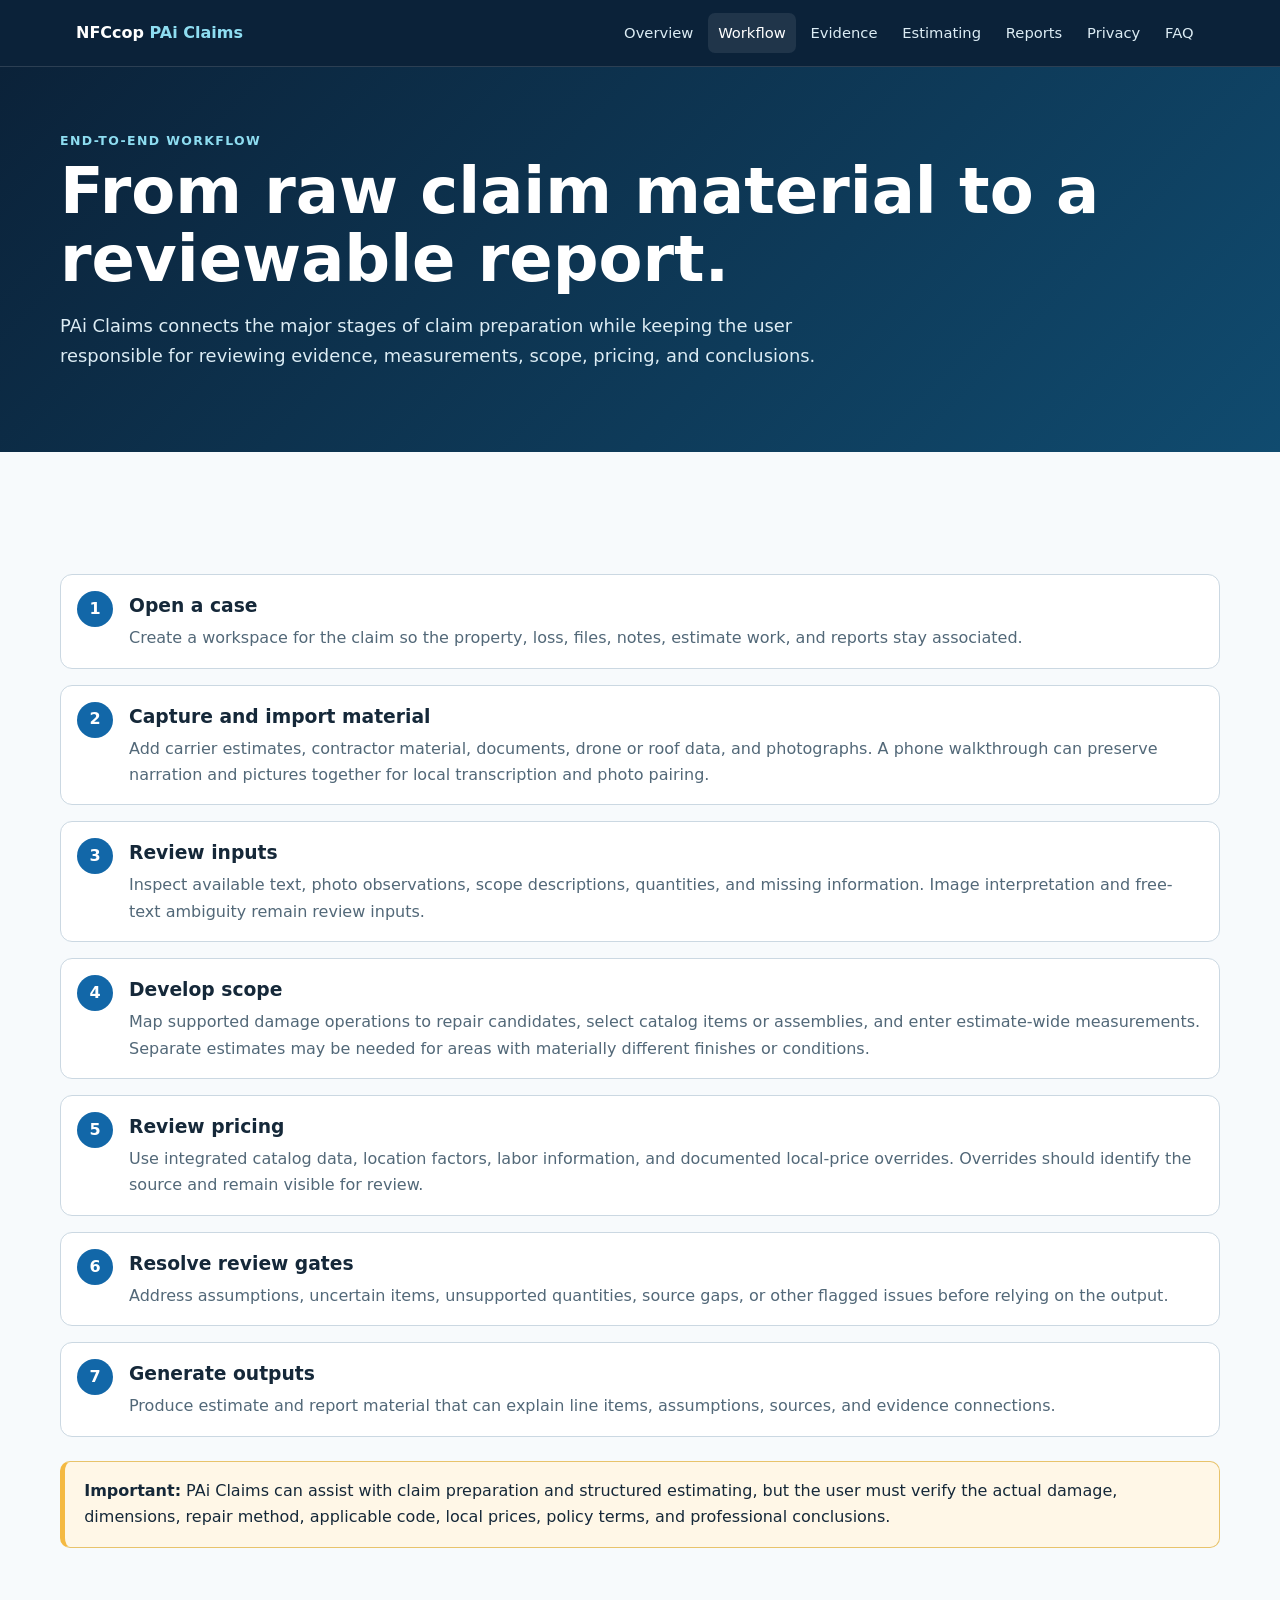
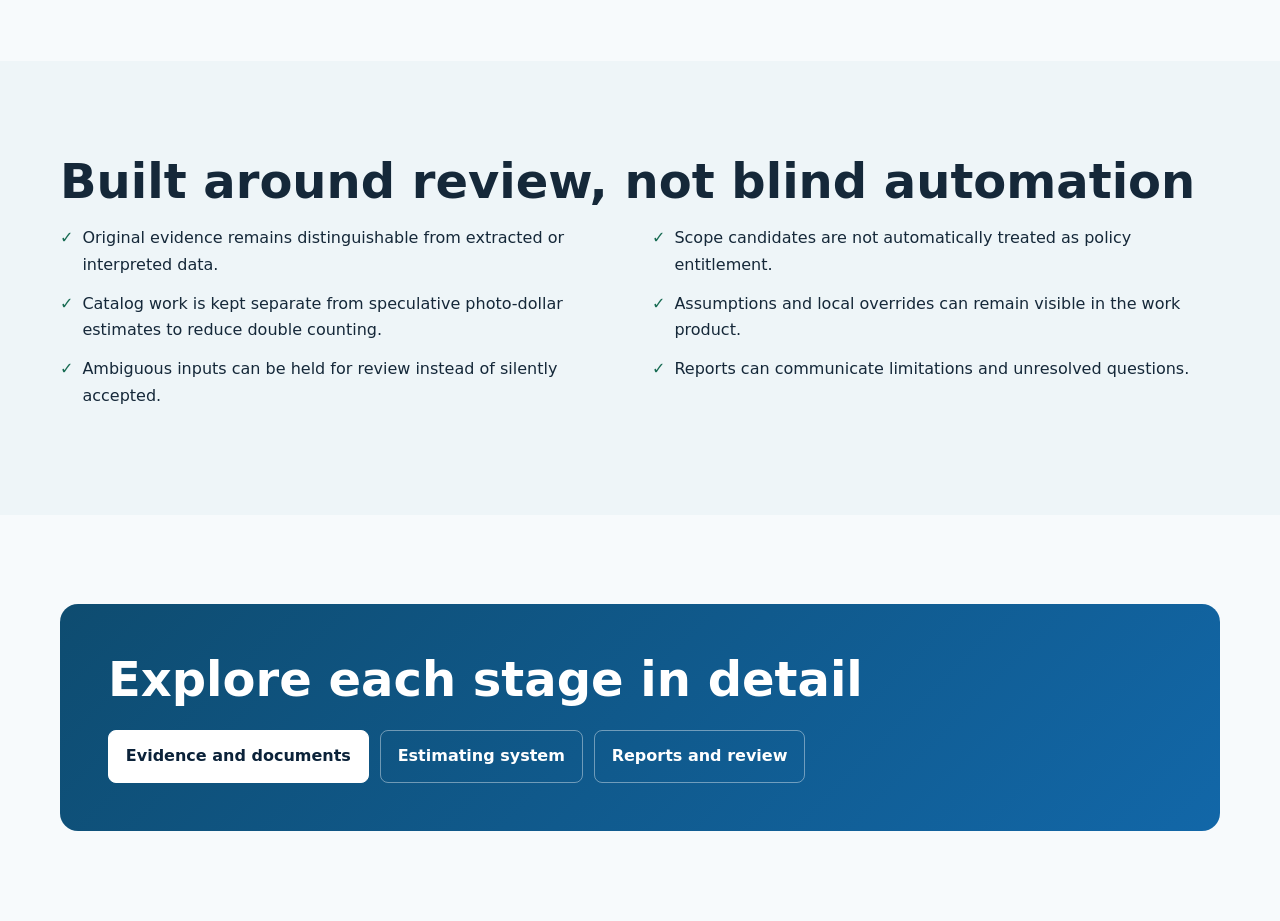
<file: workflow.html>
<!doctype html>
<html lang="en">
  <head>
    <meta charset="utf-8" />
    <meta name="viewport" content="width=device-width,initial-scale=1" />
    <title>How PAi Claims Works | NFCcop</title>
    <link rel="stylesheet" href="assets/site.css" />
  </head>
  <body>
    <header class="site-header">
      <nav class="nav">
        <a class="brand" href="index.html">NFCcop <span>PAi Claims</span></a
        ><button class="menu" aria-expanded="false">Menu</button>
        <div class="navlinks">
          <a href="index.html">Overview</a
          ><a aria-current="page" href="workflow.html">Workflow</a
          ><a href="evidence.html">Evidence</a
          ><a href="estimating.html">Estimating</a
          ><a href="reports.html">Reports</a><a href="privacy.html">Privacy</a
          ><a href="faq.html">FAQ</a>
        </div>
      </nav>
    </header>
    <main>
      <section class="page-hero">
        <div class="wrap">
          <div class="eyebrow">End-to-end workflow</div>
          <h1>From raw claim material to a reviewable report.</h1>
          <p>
            PAi Claims connects the major stages of claim preparation while
            keeping the user responsible for reviewing evidence, measurements,
            scope, pricing, and conclusions.
          </p>
        </div>
      </section>
      <section class="section">
        <div class="wrap">
          <div class="timeline">
            <div class="step">
              <span class="number">1</span>
              <div>
                <h3>Open a case</h3>
                <p>
                  Create a workspace for the claim so the property, loss, files,
                  notes, estimate work, and reports stay associated.
                </p>
              </div>
            </div>
            <div class="step">
              <span class="number">2</span>
              <div>
                <h3>Capture and import material</h3>
                <p>
                  Add carrier estimates, contractor material, documents, drone
                  or roof data, and photographs. A phone walkthrough can
                  preserve narration and pictures together for local
                  transcription and photo pairing.
                </p>
              </div>
            </div>
            <div class="step">
              <span class="number">3</span>
              <div>
                <h3>Review inputs</h3>
                <p>
                  Inspect available text, photo observations, scope
                  descriptions, quantities, and missing information. Image
                  interpretation and free-text ambiguity remain review inputs.
                </p>
              </div>
            </div>
            <div class="step">
              <span class="number">4</span>
              <div>
                <h3>Develop scope</h3>
                <p>
                  Map supported damage operations to repair candidates, select
                  catalog items or assemblies, and enter estimate-wide
                  measurements. Separate estimates may be needed for areas with
                  materially different finishes or conditions.
                </p>
              </div>
            </div>
            <div class="step">
              <span class="number">5</span>
              <div>
                <h3>Review pricing</h3>
                <p>
                  Use integrated catalog data, location factors, labor
                  information, and documented local-price overrides. Overrides
                  should identify the source and remain visible for review.
                </p>
              </div>
            </div>
            <div class="step">
              <span class="number">6</span>
              <div>
                <h3>Resolve review gates</h3>
                <p>
                  Address assumptions, uncertain items, unsupported quantities,
                  source gaps, or other flagged issues before relying on the
                  output.
                </p>
              </div>
            </div>
            <div class="step">
              <span class="number">7</span>
              <div>
                <h3>Generate outputs</h3>
                <p>
                  Produce estimate and report material that can explain line
                  items, assumptions, sources, and evidence connections.
                </p>
              </div>
            </div>
          </div>
          <div class="callout">
            <strong>Important:</strong> PAi Claims can assist with claim
            preparation and structured estimating, but the user must verify the
            actual damage, dimensions, repair method, applicable code, local
            prices, policy terms, and professional conclusions.
          </div>
        </div>
      </section>
      <section class="section alt">
        <div class="wrap">
          <h2>Built around review, not blind automation</h2>
          <ul class="detail-list">
            <li>
              Original evidence remains distinguishable from extracted or
              interpreted data.
            </li>
            <li>
              Scope candidates are not automatically treated as policy
              entitlement.
            </li>
            <li>
              Catalog work is kept separate from speculative photo-dollar
              estimates to reduce double counting.
            </li>
            <li>
              Assumptions and local overrides can remain visible in the work
              product.
            </li>
            <li>
              Ambiguous inputs can be held for review instead of silently
              accepted.
            </li>
            <li>
              Reports can communicate limitations and unresolved questions.
            </li>
          </ul>
        </div>
      </section>
      <section class="section">
        <div class="wrap">
          <div class="cta">
            <h2>Explore each stage in detail</h2>
            <div class="actions">
              <a class="button light" href="evidence.html"
                >Evidence and documents</a
              ><a class="button ghost" href="estimating.html"
                >Estimating system</a
              ><a class="button ghost" href="reports.html"
                >Reports and review</a
              >
            </div>
          </div>
        </div>
      </section>
    </main>
    <script src="assets/site.js"></script>
  </body>
</html>
</file>
<file: assets/site.css>
:root{--navy:#0b2239;--blue:#1267a8;--cyan:#36b5d8;--ink:#152839;--muted:#526878;--line:#cbd8e2;--soft:#eef5f8;--white:#fff;--gold:#f4b942;--green:#176b52;--warn:#fff7e7;--max:1160px}*{box-sizing:border-box}html{scroll-behavior:smooth}body{margin:0;color:var(--ink);background:#f7fafc;font:16px/1.65 system-ui,-apple-system,"Segoe UI",sans-serif}a{color:var(--blue)}a:hover{text-decoration-thickness:2px}.skip{position:absolute;left:-9999px}.skip:focus{left:1rem;top:1rem;z-index:20;background:#fff;padding:.7rem}.site-header{background:var(--navy);color:#fff;position:sticky;top:0;z-index:10;border-bottom:1px solid #ffffff22}.nav{max-width:var(--max);margin:auto;display:flex;align-items:center;gap:1.2rem;padding:.8rem 1rem}.brand{font-weight:900;color:#fff;text-decoration:none;white-space:nowrap}.brand span{color:#8eddf1}.navlinks{display:flex;align-items:center;gap:.25rem;margin-left:auto}.navlinks a{color:#dcecf4;text-decoration:none;padding:.5rem .65rem;border-radius:7px;font-size:.92rem}.navlinks a[aria-current="page"],.navlinks a:hover{background:#ffffff16;color:#fff}.menu{display:none;margin-left:auto;background:transparent;border:1px solid #ffffff55;color:#fff;padding:.5rem .7rem;border-radius:7px}.hero{color:#fff;background:radial-gradient(circle at 80% 20%,#177db7 0,transparent 28%),linear-gradient(135deg,#0b2239,#103e5e);padding:clamp(3.5rem,8vw,7rem) 1rem}.wrap{max-width:var(--max);margin:auto}.hero-grid{display:grid;grid-template-columns:1.25fr .75fr;gap:3rem;align-items:center}.eyebrow{text-transform:uppercase;letter-spacing:.11em;font-size:.78rem;font-weight:900;color:#8eddf1}.hero h1{font-size:clamp(2.35rem,6vw,4.7rem);line-height:1.02;margin:.4rem 0 1rem;max-width:900px}.hero p{font-size:1.16rem;max-width:760px;color:#dcecf4}.actions{display:flex;flex-wrap:wrap;gap:.7rem;margin-top:1.4rem}.button{display:inline-block;background:var(--blue);color:#fff;text-decoration:none;padding:.78rem 1.05rem;border-radius:8px;font-weight:800;border:1px solid var(--blue)}.button:hover{background:#0c5289}.button.light{background:#fff;color:var(--navy);border-color:#fff}.button.ghost{background:transparent;color:#fff;border-color:#ffffff66}.proof{background:#ffffff0d;border:1px solid #ffffff2b;border-radius:16px;padding:1.25rem}.proof strong{font-size:1.1rem}.proof ul{padding-left:1.2rem;margin-bottom:0}.section{padding:clamp(3rem,7vw,6rem) 1rem}.section.alt{background:var(--soft)}.section h2{font-size:clamp(1.8rem,4vw,3rem);line-height:1.15;margin:.2rem 0 1rem}.intro{font-size:1.08rem;color:var(--muted);max-width:780px}.grid{display:grid;grid-template-columns:repeat(3,1fr);gap:1rem;margin-top:2rem}.grid.two{grid-template-columns:repeat(2,1fr)}.card{background:#fff;border:1px solid var(--line);border-radius:14px;padding:1.25rem;box-shadow:0 5px 22px #15324b0b}.card h3{margin-top:0;line-height:1.25}.card p:last-child{margin-bottom:0}.kicker{color:var(--blue);font-weight:900}.number{display:grid;place-items:center;width:2.25rem;height:2.25rem;border-radius:50%;background:var(--blue);color:#fff;font-weight:900}.timeline{display:grid;gap:1rem;margin-top:2rem}.step{display:grid;grid-template-columns:auto 1fr;gap:1rem;background:#fff;border:1px solid var(--line);padding:1rem;border-radius:12px}.step h3{margin:0}.step p{margin:.2rem 0 0;color:var(--muted)}.callout{background:var(--warn);border:1px solid #e8c36b;border-left:5px solid var(--gold);border-radius:10px;padding:1rem 1.2rem;margin:1.5rem 0}.detail-list{display:grid;grid-template-columns:repeat(2,1fr);gap:.8rem 1.5rem;padding:0;list-style:none}.detail-list li{padding-left:1.4rem;position:relative}.detail-list li:before{content:'✓';position:absolute;left:0;color:var(--green);font-weight:900}.page-hero{background:linear-gradient(135deg,#0b2239,#104b6f);color:#fff;padding:4rem 1rem}.page-hero h1{font-size:clamp(2.2rem,5vw,4rem);line-height:1.06;margin:.4rem 0 1rem}.page-hero p{max-width:800px;font-size:1.12rem;color:#dcecf4}.table-wrap{overflow-x:auto}.compare{width:100%;border-collapse:collapse;background:#fff;margin-top:1.5rem}.compare th,.compare td{text-align:left;padding:.85rem;border:1px solid var(--line);vertical-align:top}.compare th{background:#e7f1f6}.faq details{background:#fff;border:1px solid var(--line);border-radius:10px;padding:.9rem 1rem;margin:.7rem 0}.faq summary{cursor:pointer;font-weight:850}.faq details p{color:var(--muted)}.cta{background:linear-gradient(135deg,#0e4c70,#1267a8);color:#fff;border-radius:18px;padding:clamp(1.5rem,5vw,3rem)}.cta h2{margin-top:0}.cta p{color:#e5f2f7}.site-footer{background:#081b2c;color:#c9d9e3;padding:2.5rem 1rem}.footer-grid{display:grid;grid-template-columns:1.4fr repeat(3,1fr);gap:2rem}.site-footer h3{color:#fff;font-size:1rem}.site-footer a{display:block;color:#c9d9e3;margin:.35rem 0}.fine{border-top:1px solid #ffffff22;margin-top:2rem;padding-top:1rem;font-size:.86rem;color:#9eb2c0}.tag{display:inline-block;background:#daf1f7;color:#134b63;border-radius:999px;padding:.25rem .65rem;font-size:.82rem;font-weight:800}.mock{background:#071a29;border:1px solid #2d5870;border-radius:14px;padding:1rem;color:#dcecf4;box-shadow:0 20px 55px #0005}.mock-top{display:flex;gap:.35rem;border-bottom:1px solid #ffffff22;padding-bottom:.7rem}.dot{width:.65rem;height:.65rem;border-radius:50%;background:#36b5d8}.mock-row{display:grid;grid-template-columns:1fr auto;gap:1rem;padding:.7rem 0;border-bottom:1px solid #ffffff12}.mock-row small{color:#8eddf1}.legal{font-size:.92rem;color:var(--muted)}
@media(max-width:900px){.hero-grid,.grid,.grid.two,.footer-grid{grid-template-columns:1fr 1fr}.navlinks{display:none;position:absolute;top:100%;left:0;right:0;background:var(--navy);padding:1rem;flex-direction:column;align-items:stretch}.navlinks.open{display:flex}.menu{display:block}.hero-grid{grid-template-columns:1fr}}
@media(max-width:620px){.grid,.grid.two,.footer-grid,.detail-list{grid-template-columns:1fr}.hero{padding-top:3rem}.actions .button{width:100%;text-align:center}.site-header{position:relative}}
@media print{.site-header,.actions,.site-footer{display:none}.hero,.page-hero{background:#fff;color:#000;padding:1rem}.hero p,.page-hero p{color:#333}.section{padding:1rem}.card,.step{break-inside:avoid;box-shadow:none}}
</file>
